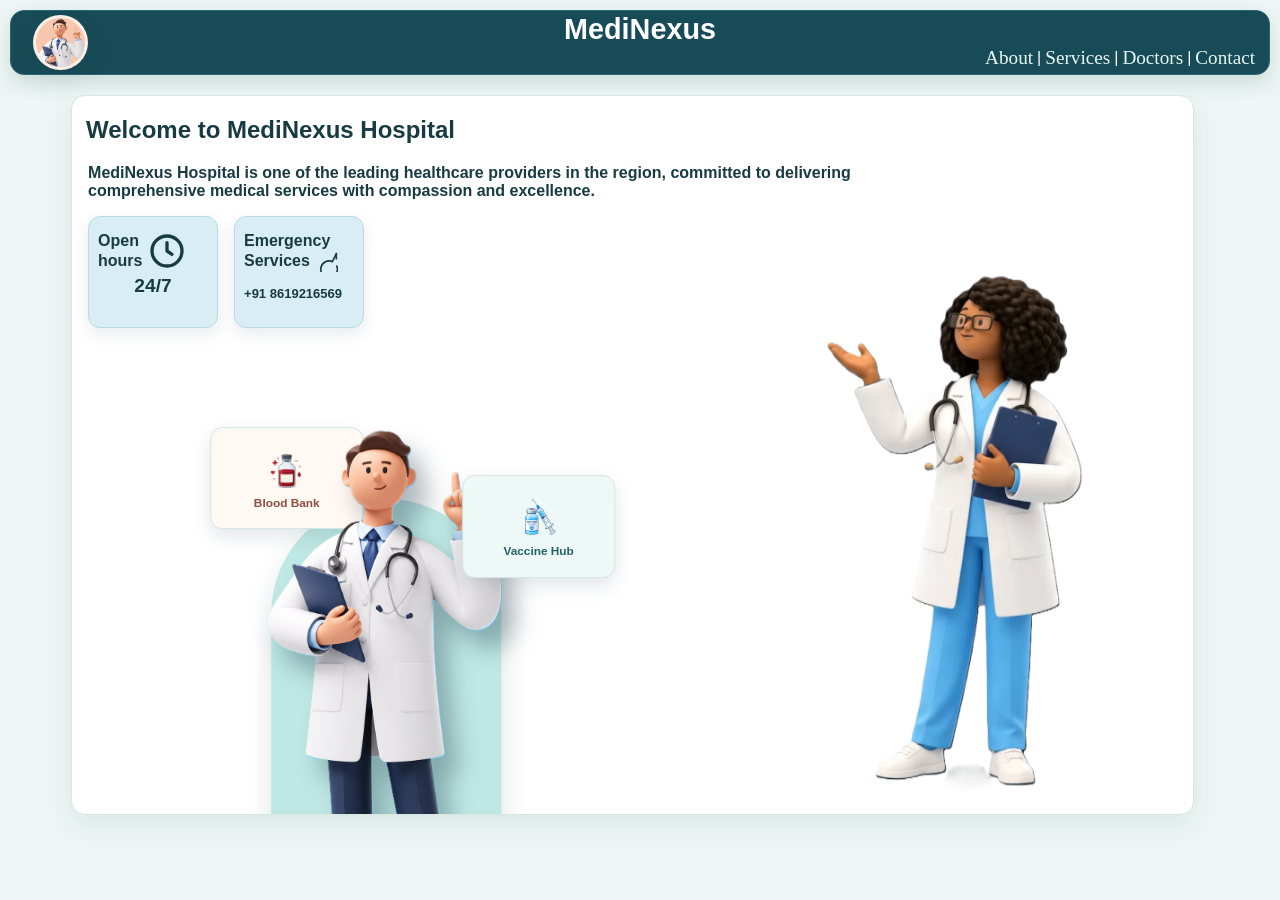
<file: index.html>
<!DOCTYPE html>
<html lang="en">

<head>
    <meta charset="UTF-8">
    <meta name="viewport" content="width=device-width, initial-scale=1.0">
    <title>MediNexus Hospital &amp; LifeCare</title>
    <link rel="stylesheet" href="css/style.css?v=3">
    <link rel="stylesheet" href="css/home.css?v=3">
</head>

<body>
    <div class="main">
        <header class="pannel clay-card">
            <div class="logo clay-card">
                <img src="assets/img/doc_half.png" alt="doc" style="display: block; width: 100%; height: auto;">
            </div>
            <section class="bank_name">
                <p>MediNexus</p>
            </section>
            <button class="nav-toggle-btn" id="navToggleBtn" aria-label="Toggle navigation menu" aria-expanded="false" type="button">
                <svg viewBox="0 0 24 24" fill="currentColor">
                    <circle cx="12" cy="5" r="2.2"></circle>
                    <circle cx="12" cy="12" r="2.2"></circle>
                    <circle cx="12" cy="19" r="2.2"></circle>
                </svg>
            </button>
            <section class="dashbord dashboard" id="navMenu">
                <a href="#welcome">About</a> | 
                <a href="#services">Services</a> | 
                <a href="#doctors">Doctors</a> | 
                <a href="#contact">Contact</a>
            </section>
        </header>

        <div class="scroll-stage" id="scrollStage">
            <div class="container clay-card" id="heroPin">
                <section class="content_div about-section" id="welcome">
                    <h1 style="margin-left: 6px;">Welcome to MediNexus Hospital</h1>
                    <div class="about content_div">
                        <p><b>MediNexus Hospital is one of the leading healthcare providers in the region, committed to delivering comprehensive medical services with compassion and excellence.</b></p>
                        <div class="connected-containers" style="display: flex; align-items: stretch; gap: 1rem; margin-bottom: 28px;">
                            <div class="connected-container">
                                <div style="display: flex; align-items: center; justify-content: flex-start; gap: 0.25rem;">
                                    <h4 style="line-height: 20px; margin: 0;">Open <br> hours</h4>
                                    <svg xmlns="http://www.w3.org/2000/svg" width="40" height="40" viewBox="0 0 24 24" fill="none" stroke="currentColor" stroke-width="2" stroke-linecap="round" stroke-linejoin="round" aria-hidden="true" style="display: block; width: 40px; height: 40px; min-width: 40px; flex: 0 0 40px; margin: 0;">
                                        <circle cx="12" cy="12" r="9"></circle>
                                        <polyline points="12 7 12 12 15 14"></polyline>
                                    </svg>
                                </div>
                                <p style="text-align: center; font-size: larger; font-weight: 700; margin: 6px 0 0 0;">24/7</p>
                            </div>
                            <div class="connected-container">
                                <div style="display: flex; align-items: center; justify-content: flex-start; gap: 0.25rem;">
                                    <h4 style="line-height: 20px; margin: 0;">Emergency<br>Services 
                                        <svg xmlns="http://www.w3.org/2000/svg" width="20" height="20" viewBox="0 0 24 24" fill="none" stroke="currentColor" stroke-width="2" stroke-linecap="round" stroke-linejoin="round" aria-hidden="true" style="display: inline-block; width: 20px; height: 20px; margin-left: 0.25rem; vertical-align: middle;">
                                            <path d="M22.54 16.88a10 10 0 1 1-5.32-5.32L22 2"></path>
                                            <polyline points="22 2 22 8 16"></polyline>
                                        </svg>
                                    </h4>
                                </div>
                                <p style="font-size: small; font-weight: 700;">+91 8619216569</p>
                            </div>
                        </div>
                    </div>
                </section>

                <section style="margin: 80px 8px 30px 8px; padding-top: 20px;" class="content_div doctor-showcase services-section">
                    <div class="chat-bubble chat-bubble--left chat-bubble--upper chat-bubble--behind" aria-hidden="true" style="display: flex; flex-direction: column; align-items: center; justify-content: center; gap: 4px; text-align: center; padding: 6px;">
                        <img src="assets/img/moduleimages/bloodbank.png" alt="Blood Bank" style="height: 52%; width: auto; max-width: 100%; object-fit: contain;">
                        <strong style="font-size: 0.74rem; font-weight: 900; line-height: 1.1;">Blood Bank</strong>
                    </div>
                    <div class="chat-bubble chat-bubble--left chat-bubble--lower chat-bubble--inverted" aria-hidden="true" style="display: flex; flex-direction: column; align-items: center; justify-content: center; gap: 4px; text-align: center; padding: 6px;">
                        <img src="assets/img/moduleimages/organ.png" alt="Organ Donation" style="height: 52%; width: auto; max-width: 100%; object-fit: contain;">
                        <strong style="font-size: 0.74rem; font-weight: 900; line-height: 1.1;">Organ Donation</strong>
                    </div>
                    <div class="chat-bubble chat-bubble--right chat-bubble--upper chat-bubble--inverted" aria-hidden="true" style="display: flex; flex-direction: column; align-items: center; justify-content: center; gap: 4px; text-align: center; padding: 6px;">
                        <img src="assets/img/moduleimages/vaccineimage.png" alt="Vaccine Hub" style="height: 52%; width: auto; max-width: 100%; object-fit: contain;">
                        <strong style="font-size: 0.74rem; font-weight: 900; line-height: 1.1;">Vaccine Hub</strong>
                    </div>
                    <div class="chat-bubble chat-bubble--right chat-bubble--lower chat-bubble--behind" aria-hidden="true" style="display: flex; flex-direction: column; align-items: center; justify-content: center; gap: 4px; text-align: center; padding: 6px;">
                        <img src="assets/img/moduleimages/transport.png" alt="Transport" style="height: 52%; width: auto; max-width: 100%; object-fit: contain;">
                        <strong style="font-size: 0.74rem; font-weight: 900; line-height: 1.1;">Transport</strong>
                    </div>
                    <div class="services" id="services">
                        <div class="pill">
                            <img src="assets/img/doc_full.png" alt="Male doctor" class="doc_male" id="maleDoctor">
                        </div>
                    </div>
                </section>

                <section class="content_div doctors-section">
                    <div class="doctors" id="doctors">
                        <h2 class="doctors-title">Our doctors</h2>
                        <div class="doctor_card">
                            <div class="doctor-image-frame">
                                <img src="assets/img/docs/sample_doc01.png" alt="Dr. James Carter" class="doc_img">
                            </div>
                            <div class="doctor-info">
                                <h3>Dr. James Carter</h3>
                                <p>Cardiology</p>
                                <span>Available today</span>
                            </div>
                        </div>
                        <div class="doctor_card">
                            <div class="doctor-image-frame">
                                <img src="assets/img/docs/sample_doc02.png" alt="Dr. Maya Rao" class="doc_img">
                            </div>
                            <div class="doctor-info">
                                <h3>Dr. Maya Rao</h3>
                                <p>Internal medicine</p>
                                <span>Available tomorrow</span>
                            </div>
                        </div>
                        <div class="doctor_card">
                            <div class="doctor-image-frame">
                                <img src="assets/img/docs/sample_doc_03.png" alt="Dr. Arjun Mehta" class="doc_img">
                            </div>
                            <div class="doctor-info">
                                <h3>Dr. Arjun Mehta</h3>
                                <p>General medicine</p>
                                <span>Available today</span>
                            </div>
                        </div>
                        <div class="doctor_card">
                            <div class="doctor-image-frame">
                                <img src="assets/img/docs/sample_doc_04.png" alt="Dr. Elena Brooks" class="doc_img">
                            </div>
                            <div class="doctor-info">
                                <h3>Dr. Elena Brooks</h3>
                                <p>Family medicine</p>
                                <span>Available Friday</span>
                            </div>
                        </div>
                    </div>
                </section>

                <canvas id="docCanvas" class="doc-canvas" role="img" aria-label="Animated illustration of a doctor, playing as you scroll"></canvas>
            </div>

            <!-- Separate Last Container / Footer -->
            <div class="last-container" id="about-medinexus">
                <div class="footer-columns">
                    <div class="footer-col" id="about">
                        <p class="footer-col-title">MediNexus</p>
                        <a href="#welcome" class="footer-col-link">About</a>
                        <a href="#" class="footer-col-link">Blog</a>
                        <a href="#" class="footer-col-link">Careers</a>
                        <a href="#" class="footer-col-link">Press</a>
                    </div>
                    <div class="footer-col">
                        <p class="footer-col-title">For Patients</p>
                        <a href="#doctors" class="footer-col-link">Search for Doctors</a>
                        <a href="#" class="footer-col-link">Search for Clinics</a>
                        <a href="#" class="footer-col-link">Search for Hospitals</a>
                        <a href="#" class="footer-col-link">Read about Medicines</a>
                        <a href="#" class="footer-col-link">Health App</a>
                        <a href="#" class="footer-col-link">MediNexus Plus</a>
                    </div>
                    <div class="footer-col">
                        <p class="footer-col-title">For Doctors</p>
                        <a href="#" class="footer-col-link">MediNexus Consult</a>
                        <a href="#" class="footer-col-link">Health Feed</a>
                        <a href="#" class="footer-col-link">Doctor Profile</a>
                    </div>
                    <div class="footer-col">
                        <p class="footer-col-title">For Hospitals</p>
                        <a href="#" class="footer-col-link">Insta by MediNexus</a>
                        <a href="#" class="footer-col-link">Hospital Profile</a>
                        <a href="#" class="footer-col-link">MediNexus Reach</a>
                        <a href="#" class="footer-col-link">MediNexus Drive</a>
                        <p class="footer-col-title footer-col-title--sub">For Corporates</p>
                        <a href="#" class="footer-col-link">Wellness Plans</a>
                    </div>
                    <div class="footer-col">
                        <p class="footer-col-title">More</p>
                        <a href="#" class="footer-col-link">Help</a>
                        <a href="#" class="footer-col-link">Developers</a>
                        <a href="#" class="footer-col-link">Privacy Policy</a>
                        <a href="#" class="footer-col-link">Terms &amp; Conditions</a>
                        <a href="#" class="footer-col-link">Healthcare Directory</a>
                        <a href="#" class="footer-col-link">MediNexus Health Wiki</a>
                    </div>
                    <div class="footer-col footer-col--contact" id="contact">
                        <p class="footer-col-title">Contact</p>
                        <div class="footer-contact-item">
                            <span class="footer-contact-label">&#128222; Phone</span>
                            <a href="tel:+918619216569" class="footer-col-link">+91 8619216569</a>
                        </div>
                        <div class="footer-contact-item">
                            <span class="footer-contact-label">&#9993; Email</span>
                            <a href="mailto:help@medinexus.org" class="footer-col-link">help@medinexus.org</a>
                        </div>
                        <div class="footer-contact-item">
                            <span class="footer-contact-label">&#128205; Address</span>
                            <span class="footer-col-link footer-address">Main Emergency Block,<br>MediNexus Life Care,<br>Jaipur, Rajasthan</span>
                        </div>
                    </div>
                    <div class="footer-col">
                        <p class="footer-col-title">Social</p>
                        <a href="#" class="footer-col-link">Facebook</a>
                        <a href="#" class="footer-col-link">Twitter</a>
                        <a href="#" class="footer-col-link">LinkedIn</a>
                        <a href="#" class="footer-col-link">Youtube</a>
                        <a href="#" class="footer-col-link">Github</a>
                    </div>
                </div>

                <div class="footer-bottom">
                    <div class="footer-logo">
                        <span class="footer-logo-dot">&#8226;</span>
                        <span class="footer-logo-name">medinexus</span>
                        <span class="footer-logo-dot">&#8226;</span>
                    </div>
                    <p class="footer-copy">Copyright &copy; 2025, MediNexus Life Care. All rights reserved.</p>
                </div>
            </div>
        </div>
    </div>
    <script src="js/home.js?v=3" defer></script>
</body>

</html>
</file>
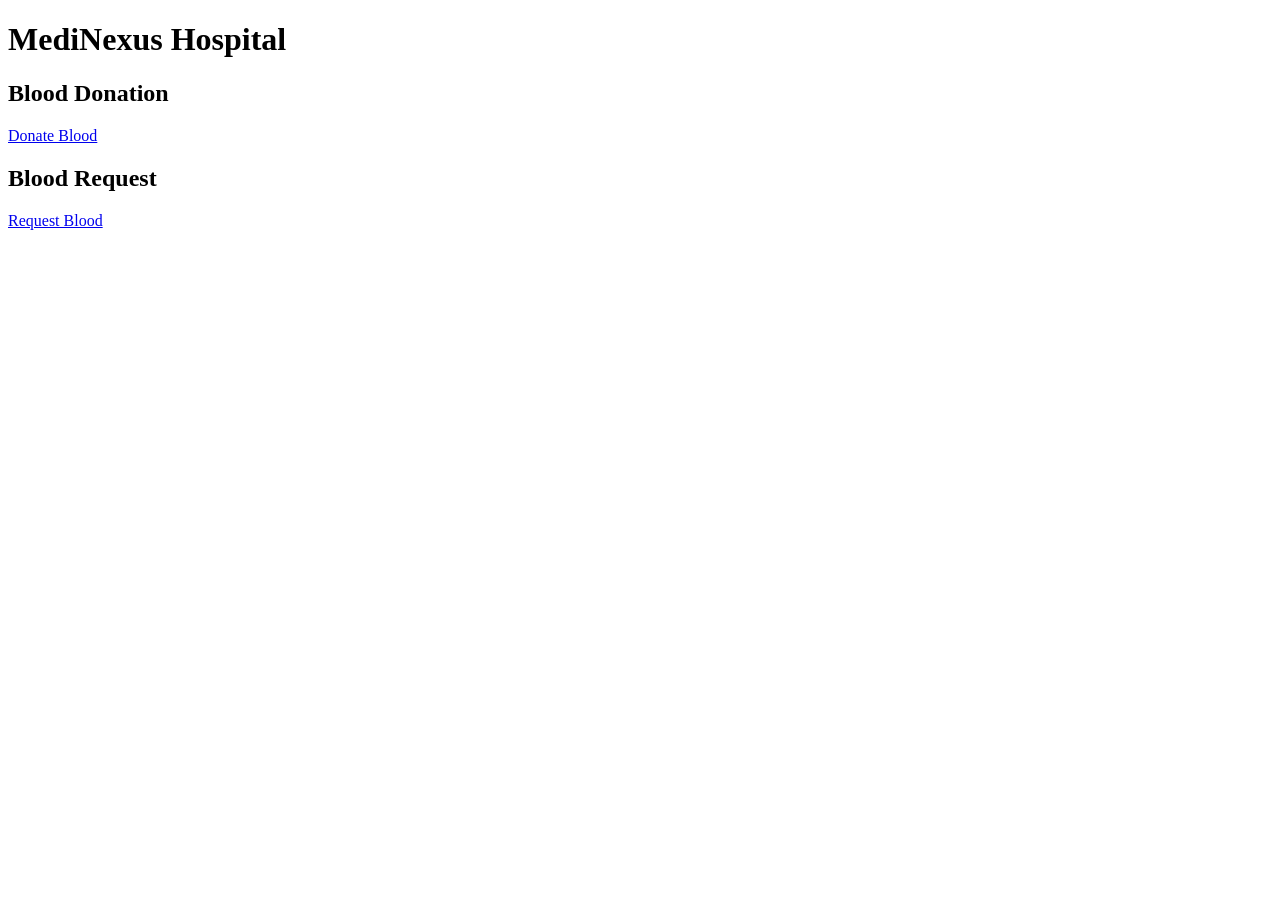
<file: html/blood_bank.html>
<!DOCTYPE html>
<html lang="en">

<head>
    <meta charset="UTF-8">
    <meta name="viewport" content="width=device-width, initial-scale=1.0">
    <title>Blood Bank - MediNexus Hospital</title>
</head>

<body>

    <h1>MediNexus Hospital</h1>
    <div>
        <div>
            <h2>Blood Donation</h2>
            <a href="blood_donation.html">Donate Blood</a>
        </div>

        <div>
            <h2>Blood Request</h2>
            <a href="blood_request.html">Request Blood</a>
        </div>
    </div>

</body>

</html>
</file>
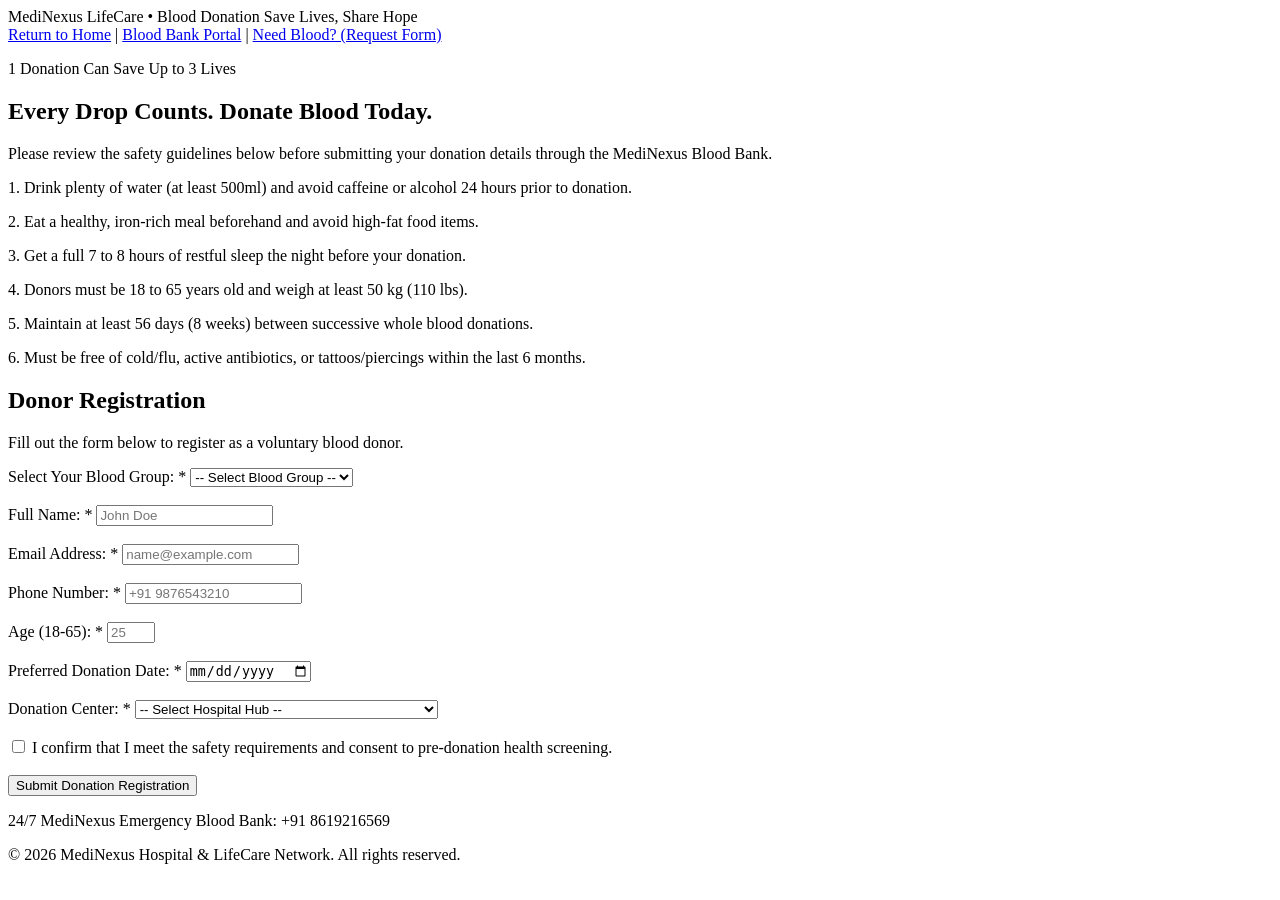
<file: html/blood_donation.html>
<!DOCTYPE html>
<html lang="en">

<head>
    <meta charset="UTF-8">
    <meta name="viewport" content="width=device-width, initial-scale=1.0">
    <title>Blood Donation - MediNexus LifeCare</title>
</head>

<body>

    <!-- Header Navigation -->
    <header>
        <div>
            <div>
                <span>MediNexus LifeCare &bull; Blood Donation</span>
                <span>Save Lives, Share Hope</span>
            </div>
            <nav>
                <a href="../index.html">Return to Home</a> |
                <a href="blood_bank.html">Blood Bank Portal</a> |
                <a href="blood_request.html">Need Blood? (Request Form)</a>
            </nav>
        </div>
    </header>

    <!-- Main Content -->
    <main>
        <!-- Hero Section -->
        <section>
            <div>
                <p>1 Donation Can Save Up to 3 Lives</p>
                <h1>Every Drop Counts. Donate Blood Today.</h1>
                <p>
                    Please review the safety guidelines below before submitting your donation details through the MediNexus Blood Bank.
                </p>
            </div>
        </section>

        <!-- Precautions in a single div without specific heading (one per line) -->
        <div>
            <p>1. Drink plenty of water (at least 500ml) and avoid caffeine or alcohol 24 hours prior to donation.</p>
            <p>2. Eat a healthy, iron-rich meal beforehand and avoid high-fat food items.</p>
            <p>3. Get a full 7 to 8 hours of restful sleep the night before your donation.</p>
            <p>4. Donors must be 18 to 65 years old and weigh at least 50 kg (110 lbs).</p>
            <p>5. Maintain at least 56 days (8 weeks) between successive whole blood donations.</p>
            <p>6. Must be free of cold/flu, active antibiotics, or tattoos/piercings within the last 6 months.</p>
        </div>

        <!-- Donor Registration Form Section -->
        <section id="form-section">
            <div>
                <h2>Donor Registration</h2>
                <p>Fill out the form below to register as a voluntary blood donor.</p>

                <form action="#" method="POST">
                    <!-- Blood Group Selection -->
                    <div>
                        <label for="donor-blood-type">Select Your Blood Group: *</label>
                        <select id="donor-blood-type" name="blood_group" required>
                            <option value="" disabled selected>-- Select Blood Group --</option>
                            <option value="A+">A+</option>
                            <option value="A-">A-</option>
                            <option value="B+">B+</option>
                            <option value="B-">B-</option>
                            <option value="AB+">AB+</option>
                            <option value="AB-">AB-</option>
                            <option value="O+">O+</option>
                            <option value="O-">O-</option>
                        </select>
                    </div>

                    <br>

                    <!-- Personal Details -->
                    <div>
                        <label for="donor-name">Full Name: *</label>
                        <input type="text" id="donor-name" name="full_name" required placeholder="John Doe">
                    </div>

                    <br>

                    <div>
                        <label for="donor-email">Email Address: *</label>
                        <input type="email" id="donor-email" name="email" required placeholder="name@example.com">
                    </div>

                    <br>

                    <div>
                        <label for="donor-phone">Phone Number: *</label>
                        <input type="tel" id="donor-phone" name="phone" required placeholder="+91 9876543210">
                    </div>

                    <br>

                    <div>
                        <label for="donor-age">Age (18-65): *</label>
                        <input type="number" id="donor-age" name="age" min="18" max="65" required placeholder="25">
                    </div>

                    <br>

                    <div>
                        <label for="donor-date">Preferred Donation Date: *</label>
                        <input type="date" id="donor-date" name="preferred_date" required>
                    </div>

                    <br>

                    <div>
                        <label for="donor-center">Donation Center: *</label>
                        <select id="donor-center" name="center" required>
                            <option value="" disabled selected>-- Select Hospital Hub --</option>
                            <option value="medinexus-central">MediNexus Central Blood Bank (Main Campus)</option>
                            <option value="medinexus-north">MediNexus North Trauma &amp; Surgical Center</option>
                            <option value="medinexus-east">MediNexus East Community Health Hub</option>
                        </select>
                    </div>

                    <br>

                    <div>
                        <label>
                            <input type="checkbox" id="donor-consent" name="consent" required>
                            I confirm that I meet the safety requirements and consent to pre-donation health screening.
                        </label>
                    </div>

                    <br>

                    <div>
                        <button type="submit">Submit Donation Registration</button>
                    </div>
                </form>
            </div>
        </section>
    </main>

    <!-- Page Footer -->
    <footer>
        <p>24/7 MediNexus Emergency Blood Bank: +91 8619216569</p>
        <p>&copy; 2026 MediNexus Hospital &amp; LifeCare Network. All rights reserved.</p>
    </footer>

</body>

</html>
</file>
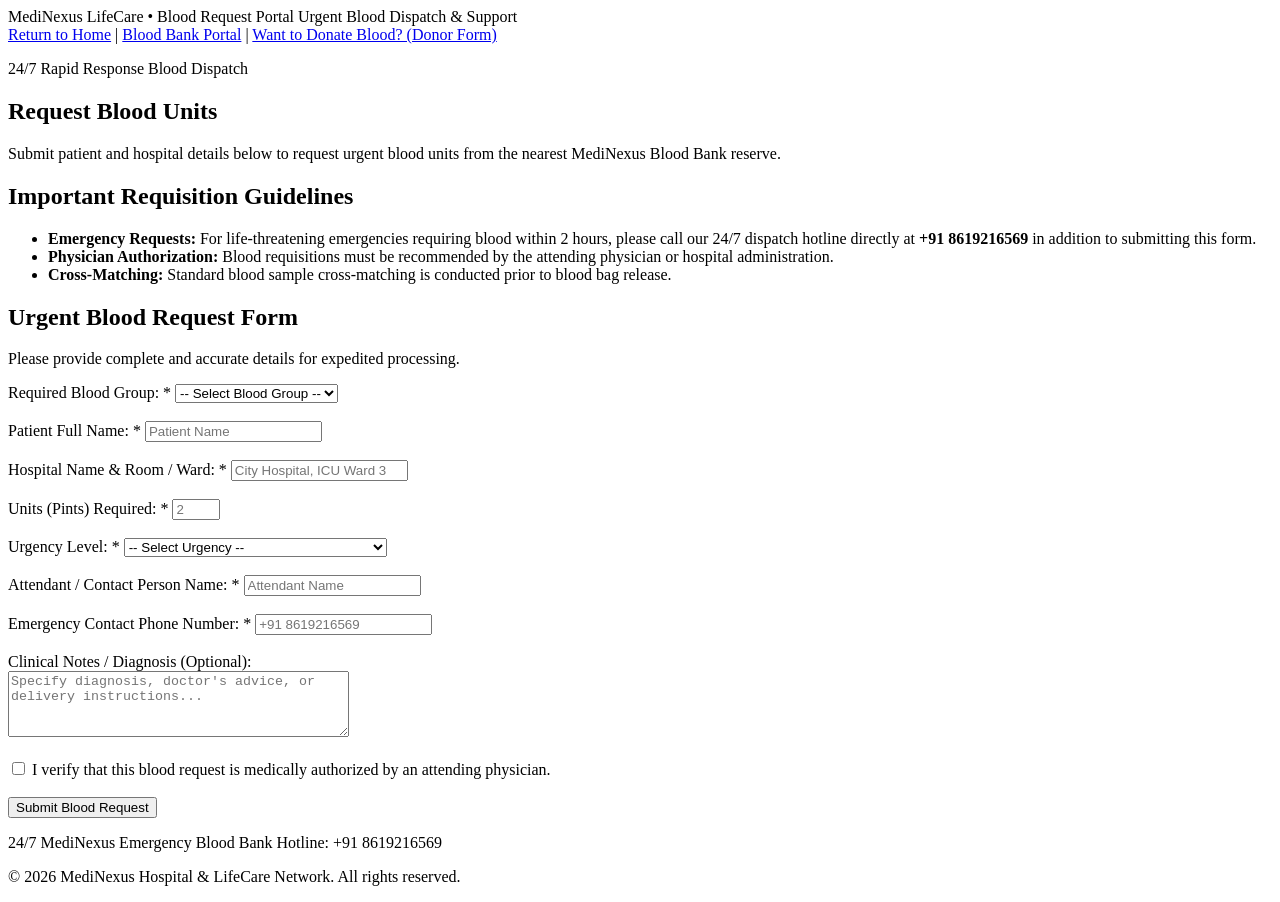
<file: html/blood_request.html>
<!DOCTYPE html>
<html lang="en">

<head>
    <meta charset="UTF-8">
    <meta name="viewport" content="width=device-width, initial-scale=1.0">
    <title>Blood Request - MediNexus LifeCare</title>
</head>

<body>

    <!-- Header Navigation -->
    <header>
        <div>
            <div>
                <span>MediNexus LifeCare &bull; Blood Request Portal</span>
                <span>Urgent Blood Dispatch &amp; Support</span>
            </div>
            <nav>
                <a href="../index.html">Return to Home</a> |
                <a href="blood_bank.html">Blood Bank Portal</a> |
                <a href="blood_donation.html">Want to Donate Blood? (Donor Form)</a>
            </nav>
        </div>
    </header>

    <!-- Main Content -->
    <main>
        <!-- Hero Section -->
        <section>
            <div>
                <p>24/7 Rapid Response Blood Dispatch</p>
                <h1>Request Blood Units</h1>
                <p>
                    Submit patient and hospital details below to request urgent blood units from the nearest MediNexus
                    Blood Bank reserve.
                </p>
            </div>
        </section>

        <!-- Important Notice Section -->
        <section>
            <div>
                <h2>Important Requisition Guidelines</h2>
                <ul>
                    <li><strong>Emergency Requests:</strong> For life-threatening emergencies requiring blood within 2
                        hours, please call our 24/7 dispatch hotline directly at <strong>+91 8619216569</strong> in
                        addition to submitting this form.</li>
                    <li><strong>Physician Authorization:</strong> Blood requisitions must be recommended by the
                        attending physician or hospital administration.</li>
                    <li><strong>Cross-Matching:</strong> Standard blood sample cross-matching is conducted prior to
                        blood bag release.</li>
                </ul>
            </div>
        </section>

        <!-- Blood Request Form Section -->
        <section id="form-section">
            <div>
                <h2>Urgent Blood Request Form</h2>
                <p>Please provide complete and accurate details for expedited processing.</p>

                <form action="#" method="POST">
                    <!-- Blood Group Selection -->
                    <div>
                        <label for="request-blood-type">Required Blood Group: *</label>
                        <select id="request-blood-type" name="blood_group" required>
                            <option value="" disabled selected>-- Select Blood Group --</option>
                            <option value="A+">A+</option>
                            <option value="A-">A-</option>
                            <option value="B+">B+</option>
                            <option value="B-">B-</option>
                            <option value="AB+">AB+</option>
                            <option value="AB-">AB-</option>
                            <option value="O+">O+</option>
                            <option value="O-">O-</option>
                        </select>
                    </div>

                    <br>

                    <!-- Patient and Hospital Details -->
                    <div>
                        <label for="patient-name">Patient Full Name: *</label>
                        <input type="text" id="patient-name" name="patient_name" required placeholder="Patient Name">
                    </div>

                    <br>

                    <div>
                        <label for="hospital-name">Hospital Name &amp; Room / Ward: *</label>
                        <input type="text" id="hospital-name" name="hospital_name" required
                            placeholder="City Hospital, ICU Ward 3">
                    </div>

                    <br>

                    <div>
                        <label for="units-needed">Units (Pints) Required: *</label>
                        <input type="number" id="units-needed" name="units_needed" min="1" max="10" required
                            placeholder="2">
                    </div>

                    <br>

                    <div>
                        <label for="urgency-level">Urgency Level: *</label>
                        <select id="urgency-level" name="urgency" required>
                            <option value="" disabled selected>-- Select Urgency --</option>
                            <option value="immediate">Immediate / Emergency (Within 2 Hours)</option>
                            <option value="critical">Critical (Within 24 Hours)</option>
                            <option value="routine">Routine / Planned Surgery</option>
                        </select>
                    </div>

                    <br>

                    <!-- Attendant Details -->
                    <div>
                        <label for="contact-name">Attendant / Contact Person Name: *</label>
                        <input type="text" id="contact-name" name="contact_name" required placeholder="Attendant Name">
                    </div>

                    <br>

                    <div>
                        <label for="contact-phone">Emergency Contact Phone Number: *</label>
                        <input type="tel" id="contact-phone" name="contact_phone" required placeholder="+91 8619216569">
                    </div>

                    <br>

                    <div>
                        <label for="request-notes">Clinical Notes / Diagnosis (Optional):</label><br>
                        <textarea id="request-notes" name="notes" rows="4" cols="40"
                            placeholder="Specify diagnosis, doctor's advice, or delivery instructions..."></textarea>
                    </div>

                    <br>

                    <div>
                        <label>
                            <input type="checkbox" id="request-verify" name="verification" required>
                            I verify that this blood request is medically authorized by an attending physician.
                        </label>
                    </div>

                    <br>

                    <div>
                        <button type="submit">Submit Blood Request</button>
                    </div>
                </form>
            </div>
        </section>
    </main>

    <!-- Page Footer -->
    <footer>
        <p>24/7 MediNexus Emergency Blood Bank Hotline: +91 8619216569</p>
        <p>&copy; 2026 MediNexus Hospital &amp; LifeCare Network. All rights reserved.</p>
    </footer>

</body>

</html>
</file>
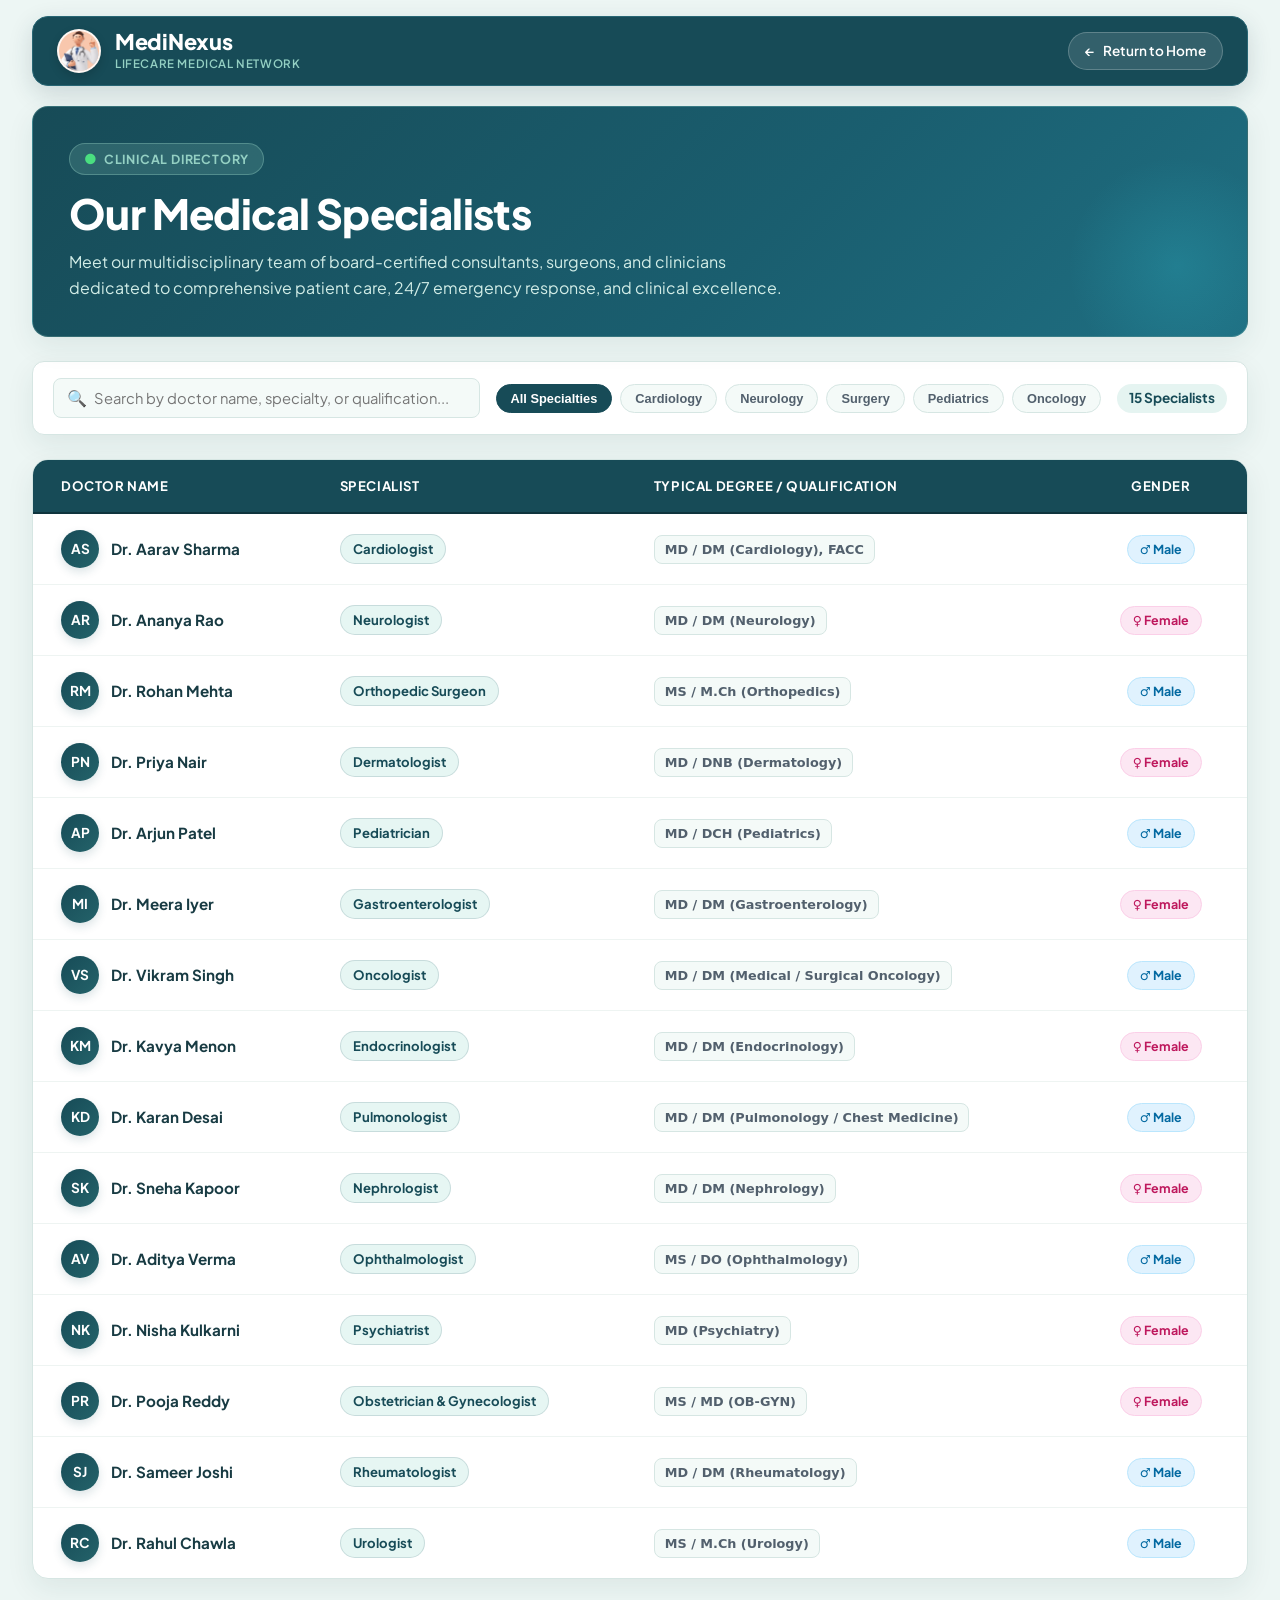
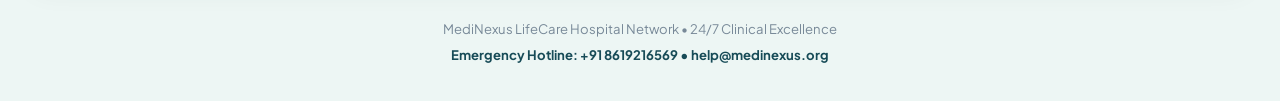
<file: html/doctors.html>
<!DOCTYPE html>
<html lang="en">
<head>
    <meta charset="UTF-8">
    <meta name="viewport" content="width=device-width, initial-scale=1.0">
    <title>Our Doctors &amp; Specialists - MediNexus LifeCare</title>
    <!-- Google Fonts -->
    <link rel="preconnect" href="https://fonts.googleapis.com">
    <link rel="preconnect" href="https://fonts.gstatic.com" crossorigin>
    <link href="https://fonts.googleapis.com/css2?family=Plus+Jakarta+Sans:wght@400;500;600;700;800&family=Outfit:wght@400;500;600;700&display=swap" rel="stylesheet">
    <link rel="stylesheet" href="../css/doctors.css">
</head>
<body>

    <!-- Top Brand Bar -->
    <header class="top-nav">
        <div class="brand-wrapper">
            <div class="brand-logo-frame">
                <img src="../assets/img/doc_half.png" alt="MediNexus Doctor Avatar">
            </div>
            <div class="brand-text-block">
                <span class="brand-title">MediNexus</span>
                <span class="brand-subtitle">LifeCare Medical Network</span>
            </div>
        </div>
        <a href="../index.html" class="nav-back-link">
            <span>&larr;</span> Return to Home
        </a>
    </header>

    <main class="page-wrapper">
        <!-- Hero Header -->
        <div class="doctors-header">
            <div class="header-badge">Clinical Directory</div>
            <h1>Our Medical Specialists</h1>
            <p class="header-description">
                Meet our multidisciplinary team of board-certified consultants, surgeons, and clinicians dedicated to comprehensive patient care, 24/7 emergency response, and clinical excellence.
            </p>
        </div>

        <!-- Directory Filter & Search Toolbar -->
        <div class="directory-toolbar">
            <div class="search-container">
                <span class="search-icon">&#128269;</span>
                <input type="text" id="doctorSearch" class="search-input" placeholder="Search by doctor name, specialty, or qualification..." autocomplete="off">
            </div>
            <div class="filter-pills" id="filterPills">
                <button type="button" class="filter-btn active" data-filter="all">All Specialties</button>
                <button type="button" class="filter-btn" data-filter="cardiology">Cardiology</button>
                <button type="button" class="filter-btn" data-filter="neurology">Neurology</button>
                <button type="button" class="filter-btn" data-filter="surgery">Surgery</button>
                <button type="button" class="filter-btn" data-filter="pediatrics">Pediatrics</button>
                <button type="button" class="filter-btn" data-filter="oncology">Oncology</button>
            </div>
            <div class="doctors-count" id="doctorsCount">15 Specialists</div>
        </div>

        <!-- Doctors Table Section -->
        <div class="doctors-info">
            <div class="table-responsive">
                <table id="doctorsTable">
                    <thead>
                        <tr>
                            <th scope="col">Doctor Name</th>
                            <th scope="col">Specialist</th>
                            <th scope="col">Typical Degree / Qualification</th>
                            <th scope="col">Gender</th>
                        </tr>
                    </thead>
                    <tbody>
                        <tr>
                            <td>
                                <div class="doctor-name-cell">
                                    <div class="doctor-avatar-badge">AS</div>
                                    <span class="doctor-name-text">Dr. Aarav Sharma</span>
                                </div>
                            </td>
                            <td><span class="specialty-badge">Cardiologist</span></td>
                            <td><span class="degree-badge">MD / DM (Cardiology), FACC</span></td>
                            <td><span class="gender-badge male">&#9794; Male</span></td>
                        </tr>
                        <tr>
                            <td>
                                <div class="doctor-name-cell">
                                    <div class="doctor-avatar-badge">AR</div>
                                    <span class="doctor-name-text">Dr. Ananya Rao</span>
                                </div>
                            </td>
                            <td><span class="specialty-badge">Neurologist</span></td>
                            <td><span class="degree-badge">MD / DM (Neurology)</span></td>
                            <td><span class="gender-badge female">&#9792; Female</span></td>
                        </tr>
                        <tr>
                            <td>
                                <div class="doctor-name-cell">
                                    <div class="doctor-avatar-badge">RM</div>
                                    <span class="doctor-name-text">Dr. Rohan Mehta</span>
                                </div>
                            </td>
                            <td><span class="specialty-badge">Orthopedic Surgeon</span></td>
                            <td><span class="degree-badge">MS / M.Ch (Orthopedics)</span></td>
                            <td><span class="gender-badge male">&#9794; Male</span></td>
                        </tr>
                        <tr>
                            <td>
                                <div class="doctor-name-cell">
                                    <div class="doctor-avatar-badge">PN</div>
                                    <span class="doctor-name-text">Dr. Priya Nair</span>
                                </div>
                            </td>
                            <td><span class="specialty-badge">Dermatologist</span></td>
                            <td><span class="degree-badge">MD / DNB (Dermatology)</span></td>
                            <td><span class="gender-badge female">&#9792; Female</span></td>
                        </tr>
                        <tr>
                            <td>
                                <div class="doctor-name-cell">
                                    <div class="doctor-avatar-badge">AP</div>
                                    <span class="doctor-name-text">Dr. Arjun Patel</span>
                                </div>
                            </td>
                            <td><span class="specialty-badge">Pediatrician</span></td>
                            <td><span class="degree-badge">MD / DCH (Pediatrics)</span></td>
                            <td><span class="gender-badge male">&#9794; Male</span></td>
                        </tr>
                        <tr>
                            <td>
                                <div class="doctor-name-cell">
                                    <div class="doctor-avatar-badge">MI</div>
                                    <span class="doctor-name-text">Dr. Meera Iyer</span>
                                </div>
                            </td>
                            <td><span class="specialty-badge">Gastroenterologist</span></td>
                            <td><span class="degree-badge">MD / DM (Gastroenterology)</span></td>
                            <td><span class="gender-badge female">&#9792; Female</span></td>
                        </tr>
                        <tr>
                            <td>
                                <div class="doctor-name-cell">
                                    <div class="doctor-avatar-badge">VS</div>
                                    <span class="doctor-name-text">Dr. Vikram Singh</span>
                                </div>
                            </td>
                            <td><span class="specialty-badge">Oncologist</span></td>
                            <td><span class="degree-badge">MD / DM (Medical / Surgical Oncology)</span></td>
                            <td><span class="gender-badge male">&#9794; Male</span></td>
                        </tr>
                        <tr>
                            <td>
                                <div class="doctor-name-cell">
                                    <div class="doctor-avatar-badge">KM</div>
                                    <span class="doctor-name-text">Dr. Kavya Menon</span>
                                </div>
                            </td>
                            <td><span class="specialty-badge">Endocrinologist</span></td>
                            <td><span class="degree-badge">MD / DM (Endocrinology)</span></td>
                            <td><span class="gender-badge female">&#9792; Female</span></td>
                        </tr>
                        <tr>
                            <td>
                                <div class="doctor-name-cell">
                                    <div class="doctor-avatar-badge">KD</div>
                                    <span class="doctor-name-text">Dr. Karan Desai</span>
                                </div>
                            </td>
                            <td><span class="specialty-badge">Pulmonologist</span></td>
                            <td><span class="degree-badge">MD / DM (Pulmonology / Chest Medicine)</span></td>
                            <td><span class="gender-badge male">&#9794; Male</span></td>
                        </tr>
                        <tr>
                            <td>
                                <div class="doctor-name-cell">
                                    <div class="doctor-avatar-badge">SK</div>
                                    <span class="doctor-name-text">Dr. Sneha Kapoor</span>
                                </div>
                            </td>
                            <td><span class="specialty-badge">Nephrologist</span></td>
                            <td><span class="degree-badge">MD / DM (Nephrology)</span></td>
                            <td><span class="gender-badge female">&#9792; Female</span></td>
                        </tr>
                        <tr>
                            <td>
                                <div class="doctor-name-cell">
                                    <div class="doctor-avatar-badge">AV</div>
                                    <span class="doctor-name-text">Dr. Aditya Verma</span>
                                </div>
                            </td>
                            <td><span class="specialty-badge">Ophthalmologist</span></td>
                            <td><span class="degree-badge">MS / DO (Ophthalmology)</span></td>
                            <td><span class="gender-badge male">&#9794; Male</span></td>
                        </tr>
                        <tr>
                            <td>
                                <div class="doctor-name-cell">
                                    <div class="doctor-avatar-badge">NK</div>
                                    <span class="doctor-name-text">Dr. Nisha Kulkarni</span>
                                </div>
                            </td>
                            <td><span class="specialty-badge">Psychiatrist</span></td>
                            <td><span class="degree-badge">MD (Psychiatry)</span></td>
                            <td><span class="gender-badge female">&#9792; Female</span></td>
                        </tr>
                        <tr>
                            <td>
                                <div class="doctor-name-cell">
                                    <div class="doctor-avatar-badge">PR</div>
                                    <span class="doctor-name-text">Dr. Pooja Reddy</span>
                                </div>
                            </td>
                            <td><span class="specialty-badge">Obstetrician &amp; Gynecologist</span></td>
                            <td><span class="degree-badge">MS / MD (OB-GYN)</span></td>
                            <td><span class="gender-badge female">&#9792; Female</span></td>
                        </tr>
                        <tr>
                            <td>
                                <div class="doctor-name-cell">
                                    <div class="doctor-avatar-badge">SJ</div>
                                    <span class="doctor-name-text">Dr. Sameer Joshi</span>
                                </div>
                            </td>
                            <td><span class="specialty-badge">Rheumatologist</span></td>
                            <td><span class="degree-badge">MD / DM (Rheumatology)</span></td>
                            <td><span class="gender-badge male">&#9794; Male</span></td>
                        </tr>
                        <tr>
                            <td>
                                <div class="doctor-name-cell">
                                    <div class="doctor-avatar-badge">RC</div>
                                    <span class="doctor-name-text">Dr. Rahul Chawla</span>
                                </div>
                            </td>
                            <td><span class="specialty-badge">Urologist</span></td>
                            <td><span class="degree-badge">MS / M.Ch (Urology)</span></td>
                            <td><span class="gender-badge male">&#9794; Male</span></td>
                        </tr>
                    </tbody>
                </table>
            </div>

            <div class="no-results" id="noResults">
                <h3>No specialists found</h3>
                <p>Try searching with another keyword or resetting the specialty filter.</p>
            </div>
        </div>
    </main>

    <footer class="page-footer">
        <p>MediNexus LifeCare Hospital Network &bull; 24/7 Clinical Excellence</p>
        <p class="footer-hotline">Emergency Hotline: +91 8619216569 &bull; help@medinexus.org</p>
    </footer>

    <!-- Interactive Search & Filter Script -->
    <script>
        (function() {
            var searchInput = document.getElementById('doctorSearch');
            var filterButtons = document.querySelectorAll('.filter-btn');
            var tableRows = document.querySelectorAll('#doctorsTable tbody tr');
            var countBadge = document.getElementById('doctorsCount');
            var noResults = document.getElementById('noResults');

            var currentFilter = 'all';

            function filterRows() {
                var query = searchInput.value.toLowerCase().trim();
                var visibleCount = 0;

                tableRows.forEach(function(row) {
                    var text = row.textContent.toLowerCase();
                    var specialty = (row.querySelector('.specialty-badge') ? row.querySelector('.specialty-badge').textContent : '').toLowerCase();

                    var matchesQuery = !query || text.indexOf(query) !== -1;
                    var matchesFilter = currentFilter === 'all';

                    if (!matchesFilter) {
                        if (currentFilter === 'cardiology' && specialty.indexOf('cardio') !== -1) matchesFilter = true;
                        else if (currentFilter === 'neurology' && specialty.indexOf('neuro') !== -1) matchesFilter = true;
                        else if (currentFilter === 'surgery' && specialty.indexOf('surgeon') !== -1) matchesFilter = true;
                        else if (currentFilter === 'pediatrics' && specialty.indexOf('pediat') !== -1) matchesFilter = true;
                        else if (currentFilter === 'oncology' && specialty.indexOf('oncol') !== -1) matchesFilter = true;
                    }

                    if (matchesQuery && matchesFilter) {
                        row.style.display = '';
                        visibleCount++;
                    } else {
                        row.style.display = 'none';
                    }
                });

                countBadge.textContent = visibleCount + ' Specialist' + (visibleCount === 1 ? '' : 's');
                if (noResults) {
                    noResults.style.display = visibleCount === 0 ? 'block' : 'none';
                }
            }

            if (searchInput) {
                searchInput.addEventListener('input', filterRows);
            }

            filterButtons.forEach(function(btn) {
                btn.addEventListener('click', function() {
                    filterButtons.forEach(function(b) { b.classList.remove('active'); });
                    btn.classList.add('active');
                    currentFilter = btn.getAttribute('data-filter') || 'all';
                    filterRows();
                });
            });
        })();
    </script>
</body>
</html>
</file>
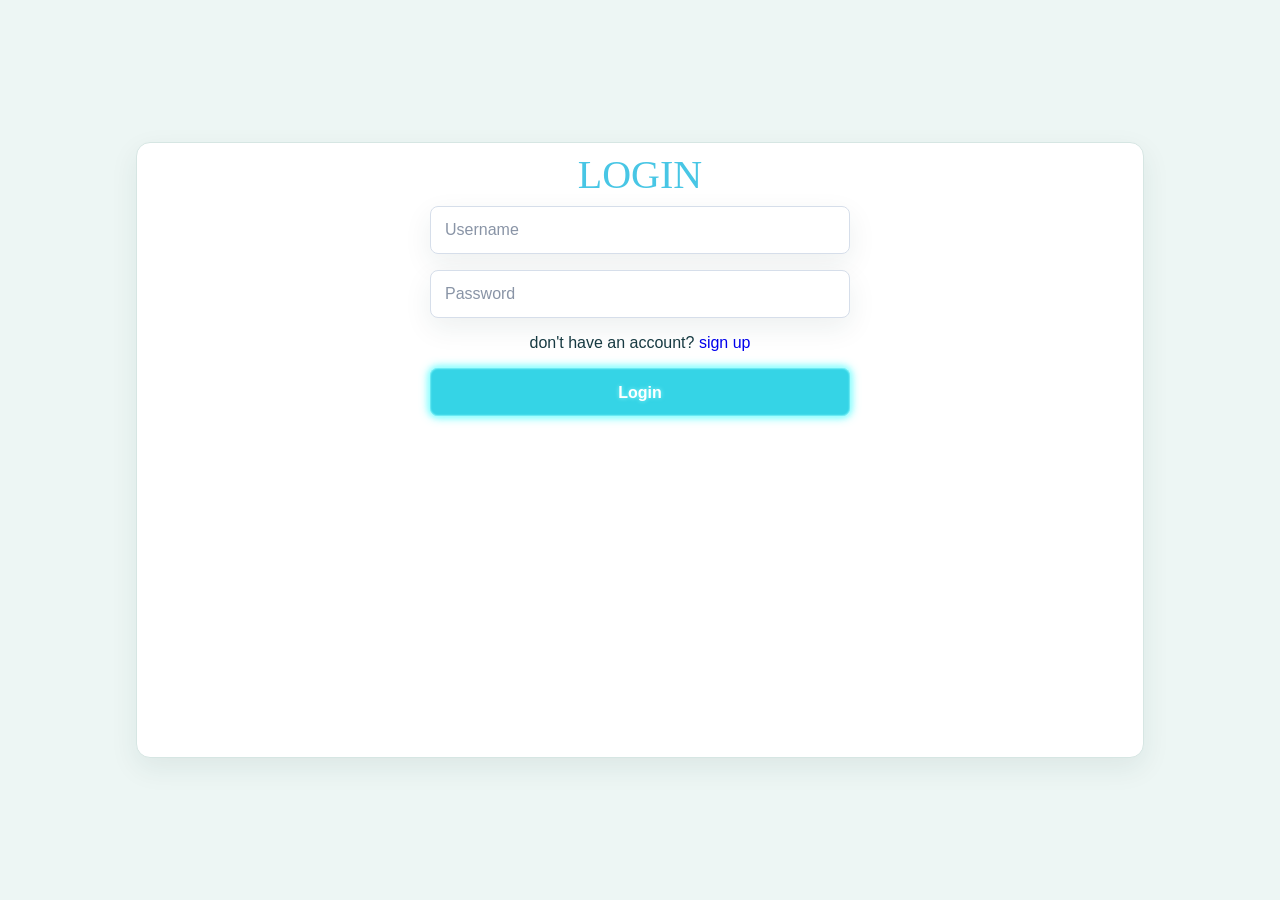
<file: html/login_page.html>
<!DOCTYPE html>
<html lang="en">
<head>
    <meta charset="UTF-8">
    <meta name="viewport" content="width=device-width, initial-scale=1.0">
    <title>login
    </title>
    <link rel="stylesheet" href="../css/style.css">
    <link rel="stylesheet" href="../css/login.css">
</head>
<body>
    <div class="main">
        <div class="container clay-card">
           <div class="login_card">
                <p>LOGIN</p>
           </div> 
           <form id="Form" action="" method="post">
               <center>
                   <input class="clay-card" type="text" name="username" placeholder="Username" required>
                   <input class="clay-card" type="password" name="password" placeholder="Password" required><br>
                    <p>don't have an account? <a href="sign_up.html">sign up</a></p>
                   <button class="button-40" role="button" type="submit">Login</button>
               </center>
           </form>
        </div>
    </div>
</body>
</html>
</file>
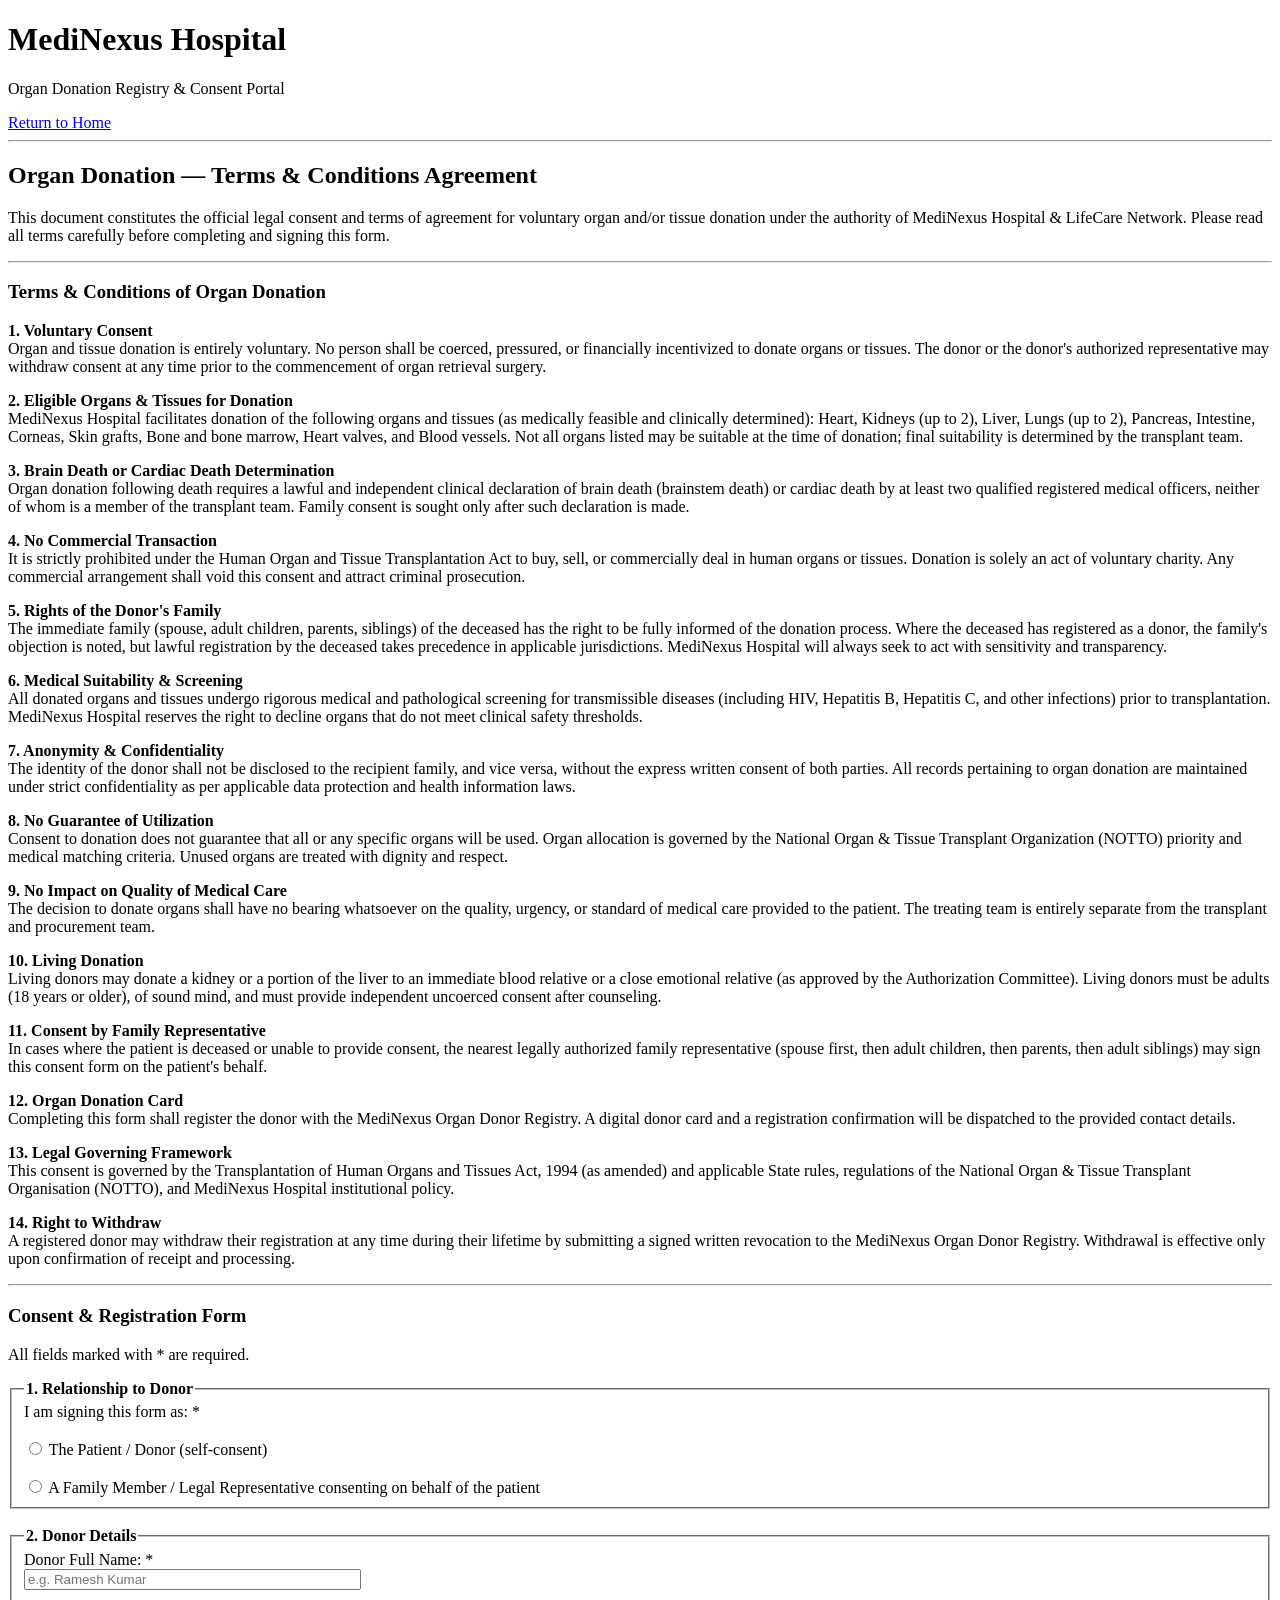
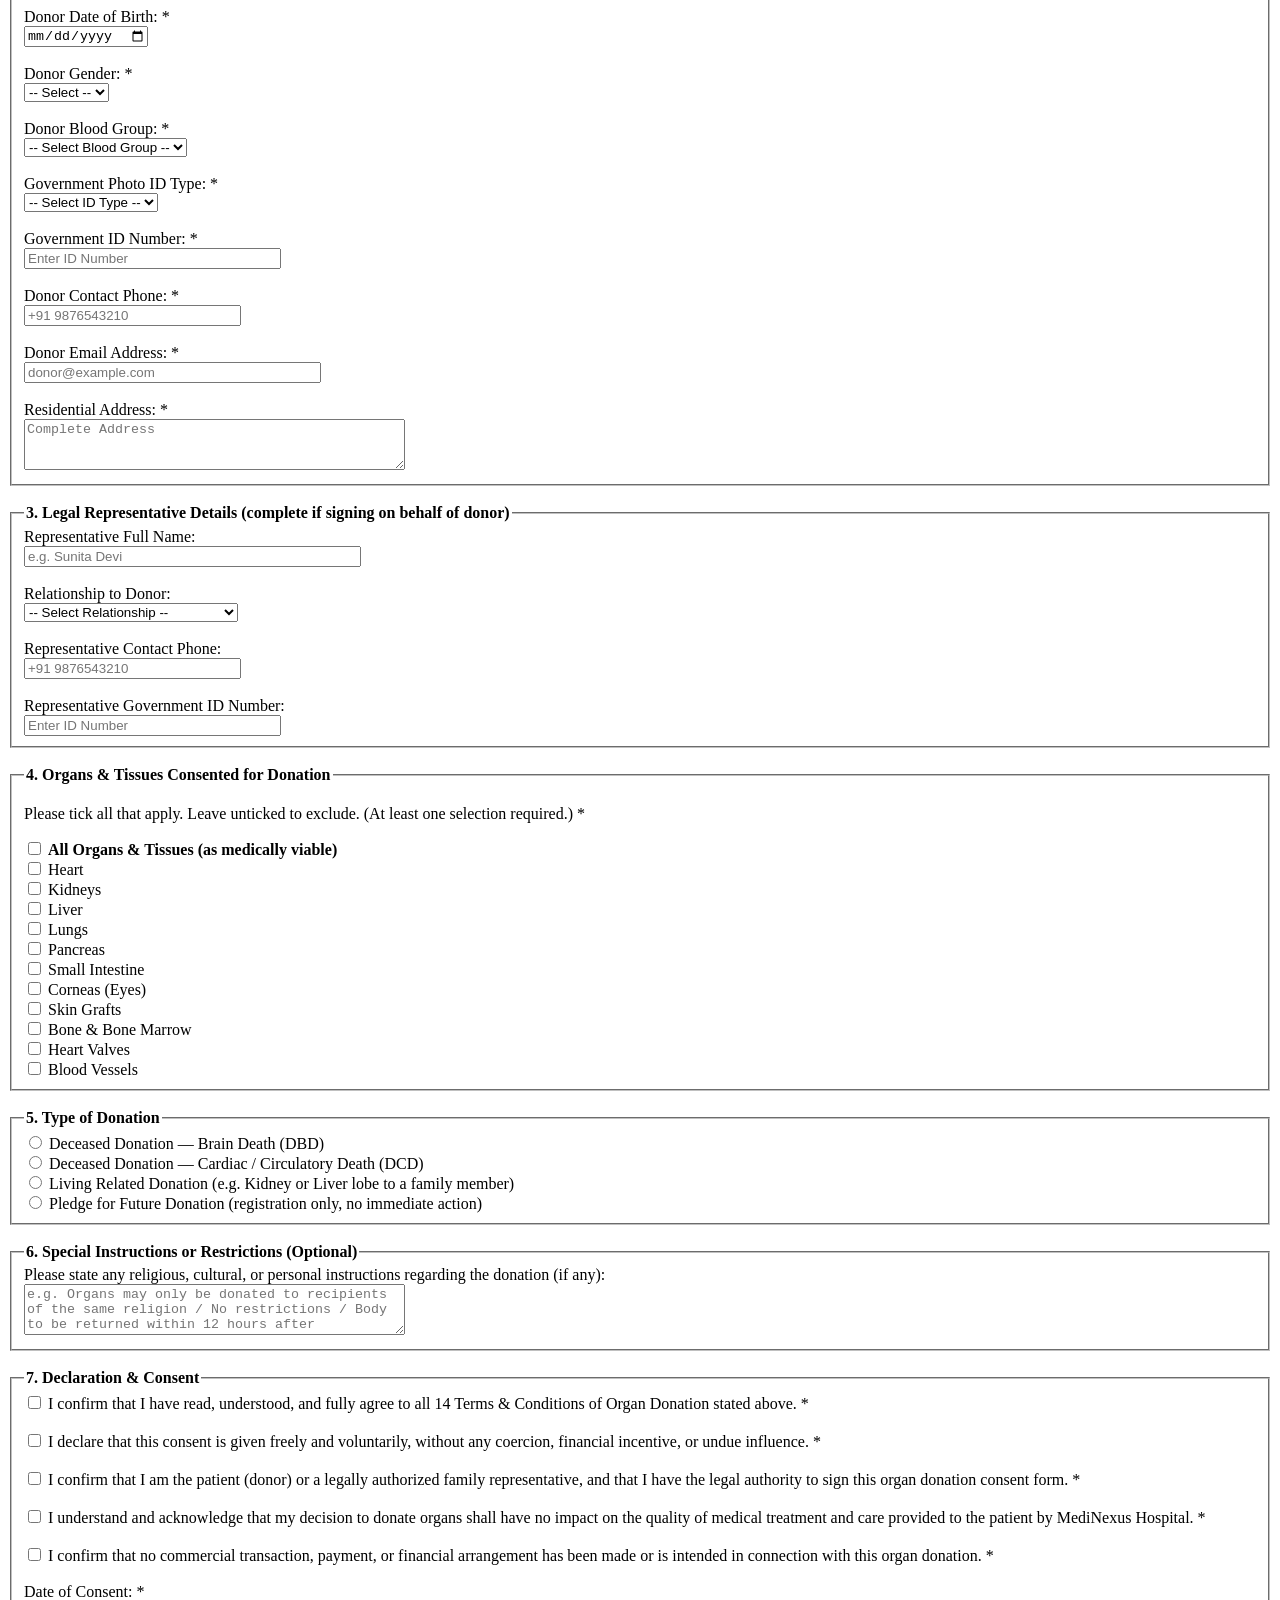
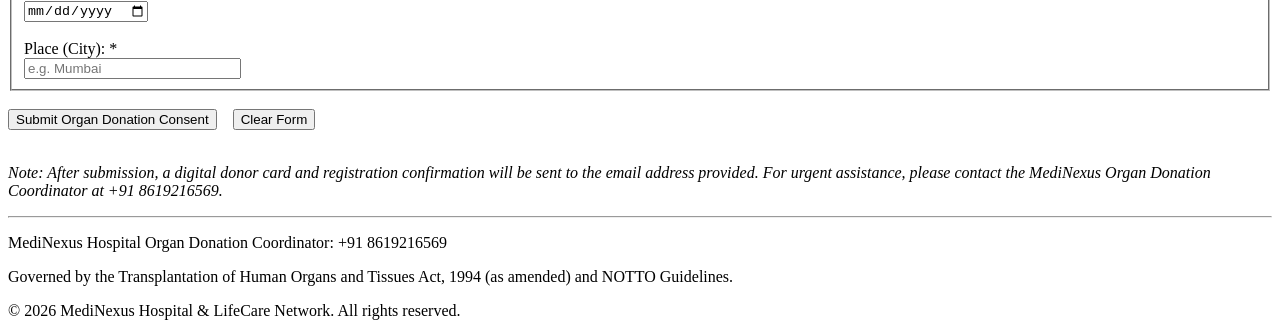
<file: html/organ_donation.html>
<!DOCTYPE html>
<html lang="en">

<head>
    <meta charset="UTF-8">
    <meta name="viewport" content="width=device-width, initial-scale=1.0">
    <title>Organ Donation Consent - MediNexus Hospital</title>
</head>

<body>

    <header class="site-header">
        <h1 class="site-header__hospital-name">MediNexus Hospital</h1>
        <p class="site-header__portal-tagline">Organ Donation Registry &amp; Consent Portal</p>
        <nav class="site-header__nav">
            <a href="../index.html">Return to Home</a>
        </nav>
    </header>

    <hr>

    <main class="page-main">

        <!-- Page Title -->
        <section class="page-intro-section">
            <h2 class="page-intro-section__title">Organ Donation &mdash; Terms &amp; Conditions Agreement</h2>
            <p class="page-intro-section__description">
                This document constitutes the official legal consent and terms of agreement for voluntary organ and/or
                tissue donation under the authority of MediNexus Hospital &amp; LifeCare Network.
                Please read all terms carefully before completing and signing this form.
            </p>
        </section>

        <hr>

        <!-- Terms and Conditions -->
        <section class="terms-section">
            <h3 class="terms-section__heading">Terms &amp; Conditions of Organ Donation</h3>

            <div class="terms-section__clauses-list">

                <p class="terms-section__clause"><strong>1. Voluntary Consent</strong><br>
                    Organ and tissue donation is entirely voluntary. No person shall be coerced, pressured, or financially
                    incentivized to donate organs or tissues. The donor or the donor's authorized representative may
                    withdraw consent at any time prior to the commencement of organ retrieval surgery.</p>

                <p class="terms-section__clause"><strong>2. Eligible Organs &amp; Tissues for Donation</strong><br>
                    MediNexus Hospital facilitates donation of the following organs and tissues (as medically feasible and
                    clinically determined): Heart, Kidneys (up to 2), Liver, Lungs (up to 2), Pancreas, Intestine, Corneas,
                    Skin grafts, Bone and bone marrow, Heart valves, and Blood vessels. Not all organs listed may be
                    suitable at the time of donation; final suitability is determined by the transplant team.</p>

                <p class="terms-section__clause"><strong>3. Brain Death or Cardiac Death Determination</strong><br>
                    Organ donation following death requires a lawful and independent clinical declaration of brain death
                    (brainstem death) or cardiac death by at least two qualified registered medical officers, neither of
                    whom is a member of the transplant team. Family consent is sought only after such declaration is made.
                </p>

                <p class="terms-section__clause"><strong>4. No Commercial Transaction</strong><br>
                    It is strictly prohibited under the Human Organ and Tissue Transplantation Act to buy, sell, or
                    commercially deal in human organs or tissues. Donation is solely an act of voluntary charity. Any
                    commercial arrangement shall void this consent and attract criminal prosecution.</p>

                <p class="terms-section__clause"><strong>5. Rights of the Donor's Family</strong><br>
                    The immediate family (spouse, adult children, parents, siblings) of the deceased has the right to be
                    fully informed of the donation process. Where the deceased has registered as a donor, the family's
                    objection is noted, but lawful registration by the deceased takes precedence in applicable
                    jurisdictions. MediNexus Hospital will always seek to act with sensitivity and transparency.</p>

                <p class="terms-section__clause"><strong>6. Medical Suitability &amp; Screening</strong><br>
                    All donated organs and tissues undergo rigorous medical and pathological screening for transmissible
                    diseases (including HIV, Hepatitis B, Hepatitis C, and other infections) prior to transplantation.
                    MediNexus Hospital reserves the right to decline organs that do not meet clinical safety thresholds.</p>

                <p class="terms-section__clause"><strong>7. Anonymity &amp; Confidentiality</strong><br>
                    The identity of the donor shall not be disclosed to the recipient family, and vice versa, without the
                    express written consent of both parties. All records pertaining to organ donation are maintained under
                    strict confidentiality as per applicable data protection and health information laws.</p>

                <p class="terms-section__clause"><strong>8. No Guarantee of Utilization</strong><br>
                    Consent to donation does not guarantee that all or any specific organs will be used. Organ allocation is
                    governed by the National Organ &amp; Tissue Transplant Organization (NOTTO) priority and medical
                    matching criteria. Unused organs are treated with dignity and respect.</p>

                <p class="terms-section__clause"><strong>9. No Impact on Quality of Medical Care</strong><br>
                    The decision to donate organs shall have no bearing whatsoever on the quality, urgency, or standard of
                    medical care provided to the patient. The treating team is entirely separate from the transplant and
                    procurement team.</p>

                <p class="terms-section__clause"><strong>10. Living Donation</strong><br>
                    Living donors may donate a kidney or a portion of the liver to an immediate blood relative or a close
                    emotional relative (as approved by the Authorization Committee). Living donors must be adults (18 years
                    or older), of sound mind, and must provide independent uncoerced consent after counseling.</p>

                <p class="terms-section__clause"><strong>11. Consent by Family Representative</strong><br>
                    In cases where the patient is deceased or unable to provide consent, the nearest legally authorized
                    family representative (spouse first, then adult children, then parents, then adult siblings) may sign
                    this consent form on the patient's behalf.</p>

                <p class="terms-section__clause"><strong>12. Organ Donation Card</strong><br>
                    Completing this form shall register the donor with the MediNexus Organ Donor Registry. A digital donor
                    card and a registration confirmation will be dispatched to the provided contact details.</p>

                <p class="terms-section__clause"><strong>13. Legal Governing Framework</strong><br>
                    This consent is governed by the Transplantation of Human Organs and Tissues Act, 1994 (as amended) and
                    applicable State rules, regulations of the National Organ &amp; Tissue Transplant Organisation (NOTTO),
                    and MediNexus Hospital institutional policy.</p>

                <p class="terms-section__clause"><strong>14. Right to Withdraw</strong><br>
                    A registered donor may withdraw their registration at any time during their lifetime by submitting a
                    signed written revocation to the MediNexus Organ Donor Registry. Withdrawal is effective only upon
                    confirmation of receipt and processing.</p>

            </div>
        </section>

        <hr>

        <!-- Consent Form -->
        <section class="consent-form-section">
            <h3 class="consent-form-section__heading">Consent &amp; Registration Form</h3>
            <p class="consent-form-section__note">All fields marked with * are required.</p>

            <form class="consent-form" action="#" method="POST">

                <!-- Who is signing? -->
                <fieldset class="fieldset-signee-type">
                    <legend><strong>1. Relationship to Donor</strong></legend>

                    <div class="fieldset-signee-type__options">
                        <label>I am signing this form as: *</label><br><br>
                        <input type="radio" id="self" name="signee_type" value="self" required>
                        <label for="self">The Patient / Donor (self-consent)</label><br><br>
                        <input type="radio" id="family" name="signee_type" value="family_member">
                        <label for="family">A Family Member / Legal Representative consenting on behalf of the
                            patient</label>
                    </div>
                </fieldset>

                <br>

                <!-- Donor Details -->
                <fieldset class="fieldset-donor-details">
                    <legend><strong>2. Donor Details</strong></legend>

                    <div class="form-field form-field--name">
                        <label for="donor-name">Donor Full Name: *</label><br>
                        <input type="text" id="donor-name" name="donor_name" required placeholder="e.g. Ramesh Kumar"
                            size="40">
                    </div>

                    <br>

                    <div class="form-field form-field--dob">
                        <label for="donor-dob">Donor Date of Birth: *</label><br>
                        <input type="date" id="donor-dob" name="donor_dob" required>
                    </div>

                    <br>

                    <div class="form-field form-field--gender">
                        <label for="donor-gender">Donor Gender: *</label><br>
                        <select id="donor-gender" name="donor_gender" required>
                            <option value="" disabled selected>-- Select --</option>
                            <option value="male">Male</option>
                            <option value="female">Female</option>
                            <option value="other">Other</option>
                        </select>
                    </div>

                    <br>

                    <div class="form-field form-field--blood-group">
                        <label for="donor-blood-group">Donor Blood Group: *</label><br>
                        <select id="donor-blood-group" name="donor_blood_group" required>
                            <option value="" disabled selected>-- Select Blood Group --</option>
                            <option value="A+">A+</option>
                            <option value="A-">A-</option>
                            <option value="B+">B+</option>
                            <option value="B-">B-</option>
                            <option value="AB+">AB+</option>
                            <option value="AB-">AB-</option>
                            <option value="O+">O+</option>
                            <option value="O-">O-</option>
                            <option value="unknown">Unknown</option>
                        </select>
                    </div>

                    <br>

                    <div class="form-field form-field--id-type">
                        <label for="donor-id-type">Government Photo ID Type: *</label><br>
                        <select id="donor-id-type" name="donor_id_type" required>
                            <option value="" disabled selected>-- Select ID Type --</option>
                            <option value="aadhaar">Aadhaar Card</option>
                            <option value="passport">Passport</option>
                            <option value="driving_license">Driving License</option>
                            <option value="voter_id">Voter ID Card</option>
                            <option value="pan_card">PAN Card</option>
                        </select>
                    </div>

                    <br>

                    <div class="form-field form-field--id-number">
                        <label for="donor-id-number">Government ID Number: *</label><br>
                        <input type="text" id="donor-id-number" name="donor_id_number" required
                            placeholder="Enter ID Number" size="30">
                    </div>

                    <br>

                    <div class="form-field form-field--phone">
                        <label for="donor-phone">Donor Contact Phone: *</label><br>
                        <input type="tel" id="donor-phone" name="donor_phone" required placeholder="+91 9876543210"
                            size="25">
                    </div>

                    <br>

                    <div class="form-field form-field--email">
                        <label for="donor-email">Donor Email Address: *</label><br>
                        <input type="email" id="donor-email" name="donor_email" required placeholder="donor@example.com"
                            size="35">
                    </div>

                    <br>

                    <div class="form-field form-field--address">
                        <label for="donor-address">Residential Address: *</label><br>
                        <textarea id="donor-address" name="donor_address" rows="3" cols="45" required
                            placeholder="Complete Address"></textarea>
                    </div>
                </fieldset>

                <br>

                <!-- Family Representative Details (if applicable) -->
                <fieldset class="fieldset-representative-details">
                    <legend><strong>3. Legal Representative Details (complete if signing on behalf of donor)</strong>
                    </legend>

                    <div class="form-field form-field--rep-name">
                        <label for="rep-name">Representative Full Name:</label><br>
                        <input type="text" id="rep-name" name="rep_name" placeholder="e.g. Sunita Devi" size="40">
                    </div>

                    <br>

                    <div class="form-field form-field--rep-relation">
                        <label for="rep-relation">Relationship to Donor:</label><br>
                        <select id="rep-relation" name="rep_relation">
                            <option value="" selected>-- Select Relationship --</option>
                            <option value="spouse">Spouse</option>
                            <option value="adult_child">Adult Child (Son / Daughter)</option>
                            <option value="parent">Parent (Father / Mother)</option>
                            <option value="adult_sibling">Adult Sibling (Brother / Sister)</option>
                            <option value="legal_guardian">Court-Appointed Legal Guardian</option>
                        </select>
                    </div>

                    <br>

                    <div class="form-field form-field--rep-phone">
                        <label for="rep-phone">Representative Contact Phone:</label><br>
                        <input type="tel" id="rep-phone" name="rep_phone" placeholder="+91 9876543210" size="25">
                    </div>

                    <br>

                    <div class="form-field form-field--rep-id">
                        <label for="rep-id-number">Representative Government ID Number:</label><br>
                        <input type="text" id="rep-id-number" name="rep_id_number" placeholder="Enter ID Number"
                            size="30">
                    </div>
                </fieldset>

                <br>

                <!-- Organs to Donate -->
                <fieldset class="fieldset-organ-selection">
                    <legend><strong>4. Organs &amp; Tissues Consented for Donation</strong></legend>

                    <p class="fieldset-organ-selection__instruction">Please tick all that apply. Leave unticked to exclude. (At least one selection required.) *</p>

                    <div class="organ-checklist">
                        <div class="organ-checklist__item organ-checklist__item--all">
                            <input type="checkbox" id="organ-all" name="organs" value="all_organs">
                            <label for="organ-all"><strong>All Organs &amp; Tissues (as medically
                                    viable)</strong></label>
                        </div>

                        <div class="organ-checklist__item">
                            <input type="checkbox" id="organ-heart" name="organs" value="heart">
                            <label for="organ-heart">Heart</label>
                        </div>

                        <div class="organ-checklist__item">
                            <input type="checkbox" id="organ-kidney" name="organs" value="kidneys">
                            <label for="organ-kidney">Kidneys</label>
                        </div>

                        <div class="organ-checklist__item">
                            <input type="checkbox" id="organ-liver" name="organs" value="liver">
                            <label for="organ-liver">Liver</label>
                        </div>

                        <div class="organ-checklist__item">
                            <input type="checkbox" id="organ-lungs" name="organs" value="lungs">
                            <label for="organ-lungs">Lungs</label>
                        </div>

                        <div class="organ-checklist__item">
                            <input type="checkbox" id="organ-pancreas" name="organs" value="pancreas">
                            <label for="organ-pancreas">Pancreas</label>
                        </div>

                        <div class="organ-checklist__item">
                            <input type="checkbox" id="organ-intestine" name="organs" value="intestine">
                            <label for="organ-intestine">Small Intestine</label>
                        </div>

                        <div class="organ-checklist__item">
                            <input type="checkbox" id="organ-corneas" name="organs" value="corneas">
                            <label for="organ-corneas">Corneas (Eyes)</label>
                        </div>

                        <div class="organ-checklist__item">
                            <input type="checkbox" id="organ-skin" name="organs" value="skin">
                            <label for="organ-skin">Skin Grafts</label>
                        </div>

                        <div class="organ-checklist__item">
                            <input type="checkbox" id="organ-bone" name="organs" value="bone_marrow">
                            <label for="organ-bone">Bone &amp; Bone Marrow</label>
                        </div>

                        <div class="organ-checklist__item">
                            <input type="checkbox" id="organ-heart-valves" name="organs" value="heart_valves">
                            <label for="organ-heart-valves">Heart Valves</label>
                        </div>

                        <div class="organ-checklist__item">
                            <input type="checkbox" id="organ-blood-vessels" name="organs" value="blood_vessels">
                            <label for="organ-blood-vessels">Blood Vessels</label>
                        </div>
                    </div>
                </fieldset>

                <br>

                <!-- Donation Type -->
                <fieldset class="fieldset-donation-type">
                    <legend><strong>5. Type of Donation</strong></legend>

                    <div class="donation-type__options">
                        <div class="donation-type__option">
                            <input type="radio" id="type-deceased" name="donation_type" value="deceased_brain_death"
                                required>
                            <label for="type-deceased">Deceased Donation &mdash; Brain Death (DBD)</label>
                        </div>

                        <div class="donation-type__option">
                            <input type="radio" id="type-cardiac" name="donation_type" value="deceased_cardiac_death">
                            <label for="type-cardiac">Deceased Donation &mdash; Cardiac / Circulatory Death
                                (DCD)</label>
                        </div>

                        <div class="donation-type__option">
                            <input type="radio" id="type-living" name="donation_type" value="living_related">
                            <label for="type-living">Living Related Donation (e.g. Kidney or Liver lobe to a family
                                member)</label>
                        </div>

                        <div class="donation-type__option">
                            <input type="radio" id="type-pledge" name="donation_type" value="pledge_future">
                            <label for="type-pledge">Pledge for Future Donation (registration only, no immediate
                                action)</label>
                        </div>
                    </div>
                </fieldset>

                <br>

                <!-- Religious / Cultural Conditions -->
                <fieldset class="fieldset-special-instructions">
                    <legend><strong>6. Special Instructions or Restrictions (Optional)</strong></legend>

                    <div class="form-field form-field--special-instructions">
                        <label for="special-instructions">Please state any religious, cultural, or personal instructions
                            regarding the donation (if any):</label><br>
                        <textarea id="special-instructions" name="special_instructions" rows="3" cols="45"
                            placeholder="e.g. Organs may only be donated to recipients of the same religion / No restrictions / Body to be returned within 12 hours after retrieval..."></textarea>
                    </div>
                </fieldset>

                <br>

                <!-- Declarations & Consent Checkboxes -->
                <fieldset class="fieldset-declaration">
                    <legend><strong>7. Declaration &amp; Consent</strong></legend>

                    <div class="declaration__item declaration__item--terms-read">
                        <label>
                            <input type="checkbox" id="terms-read" name="terms_read" required>
                            I confirm that I have read, understood, and fully agree to all 14 Terms &amp; Conditions of
                            Organ Donation stated above. *
                        </label>
                    </div>

                    <br>

                    <div class="declaration__item declaration__item--voluntary">
                        <label>
                            <input type="checkbox" id="voluntary-consent" name="voluntary_consent" required>
                            I declare that this consent is given freely and voluntarily, without any coercion, financial
                            incentive, or undue influence. *
                        </label>
                    </div>

                    <br>

                    <div class="declaration__item declaration__item--authority">
                        <label>
                            <input type="checkbox" id="authority-confirm" name="authority_confirm" required>
                            I confirm that I am the patient (donor) or a legally authorized family representative, and
                            that I have the legal authority to sign this organ donation consent form. *
                        </label>
                    </div>

                    <br>

                    <div class="declaration__item declaration__item--medical-care">
                        <label>
                            <input type="checkbox" id="medical-care-acknowledge" name="medical_care_acknowledge"
                                required>
                            I understand and acknowledge that my decision to donate organs shall have no impact on the
                            quality of medical treatment and care provided to the patient by MediNexus Hospital. *
                        </label>
                    </div>

                    <br>

                    <div class="declaration__item declaration__item--no-commercial">
                        <label>
                            <input type="checkbox" id="no-commercial" name="no_commercial" required>
                            I confirm that no commercial transaction, payment, or financial arrangement has been made or
                            is intended in connection with this organ donation. *
                        </label>
                    </div>

                    <br>

                    <div class="form-field form-field--consent-date">
                        <label for="consent-date">Date of Consent: *</label><br>
                        <input type="date" id="consent-date" name="consent_date" required>
                    </div>

                    <br>

                    <div class="form-field form-field--consent-place">
                        <label for="consent-place">Place (City): *</label><br>
                        <input type="text" id="consent-place" name="consent_place" required placeholder="e.g. Mumbai"
                            size="25">
                    </div>
                </fieldset>

                <br>

                <!-- Submit -->
                <div class="form-actions">
                    <button type="submit" class="form-actions__btn form-actions__btn--submit">Submit Organ Donation Consent</button>
                    &nbsp;&nbsp;
                    <button type="reset" class="form-actions__btn form-actions__btn--reset">Clear Form</button>
                </div>

                <br>
                <p class="consent-form__footer-note"><em>Note: After submission, a digital donor card and registration confirmation will be sent to the
                        email address provided. For urgent assistance, please contact the MediNexus Organ Donation
                        Coordinator at +91 8619216569.</em></p>

            </form>
        </section>

    </main>

    <hr>

    <footer class="site-footer">
        <p class="site-footer__contact">MediNexus Hospital Organ Donation Coordinator: +91 8619216569</p>
        <p class="site-footer__legal">Governed by the Transplantation of Human Organs and Tissues Act, 1994 (as amended) and NOTTO Guidelines.</p>
        <p class="site-footer__copyright">&copy; 2026 MediNexus Hospital &amp; LifeCare Network. All rights reserved.</p>
    </footer>

</body>

</html>
</file>
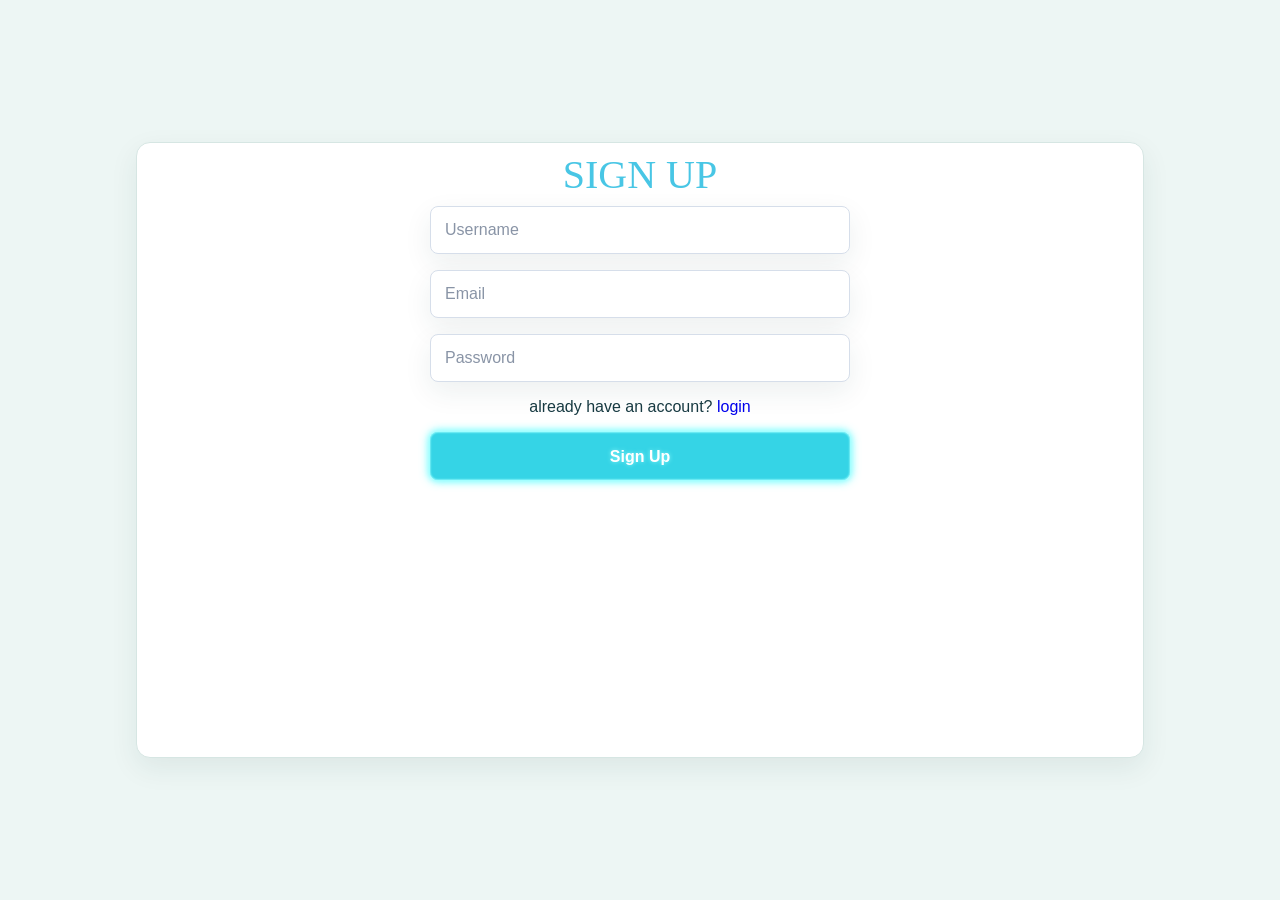
<file: html/sign_up.html>
<!DOCTYPE html>
<html lang="en">
<head>
    <meta charset="UTF-8">
    <meta name="viewport" content="width=device-width, initial-scale=1.0">
    <title>sign_up</title>
    <link rel="stylesheet" href="../css/style.css">
    <link rel="stylesheet" href="../css/login.css">
    
</head>
<body>
    <div class="main">
        <div class="container clay-card">
           <div class="login_card">
                <p>SIGN UP</p>
           </div> 
           <form id="Form" action="" method="post">
               <center>
                   <input class="clay-card" type="text" name="username" placeholder="Username" required>
                   <input class="clay-card" type="email" name="email" placeholder="Email" required>
                   <input class="clay-card" type="password" name="password" placeholder="Password" required><br>
                    <p>already have an account? <a href="login_page.html">login</a></p>
                   <button class="button-40" role="button" type="submit">Sign Up</button>
               </center>
           </form>

        </div>
    </div>
</body>
</html>
</file>
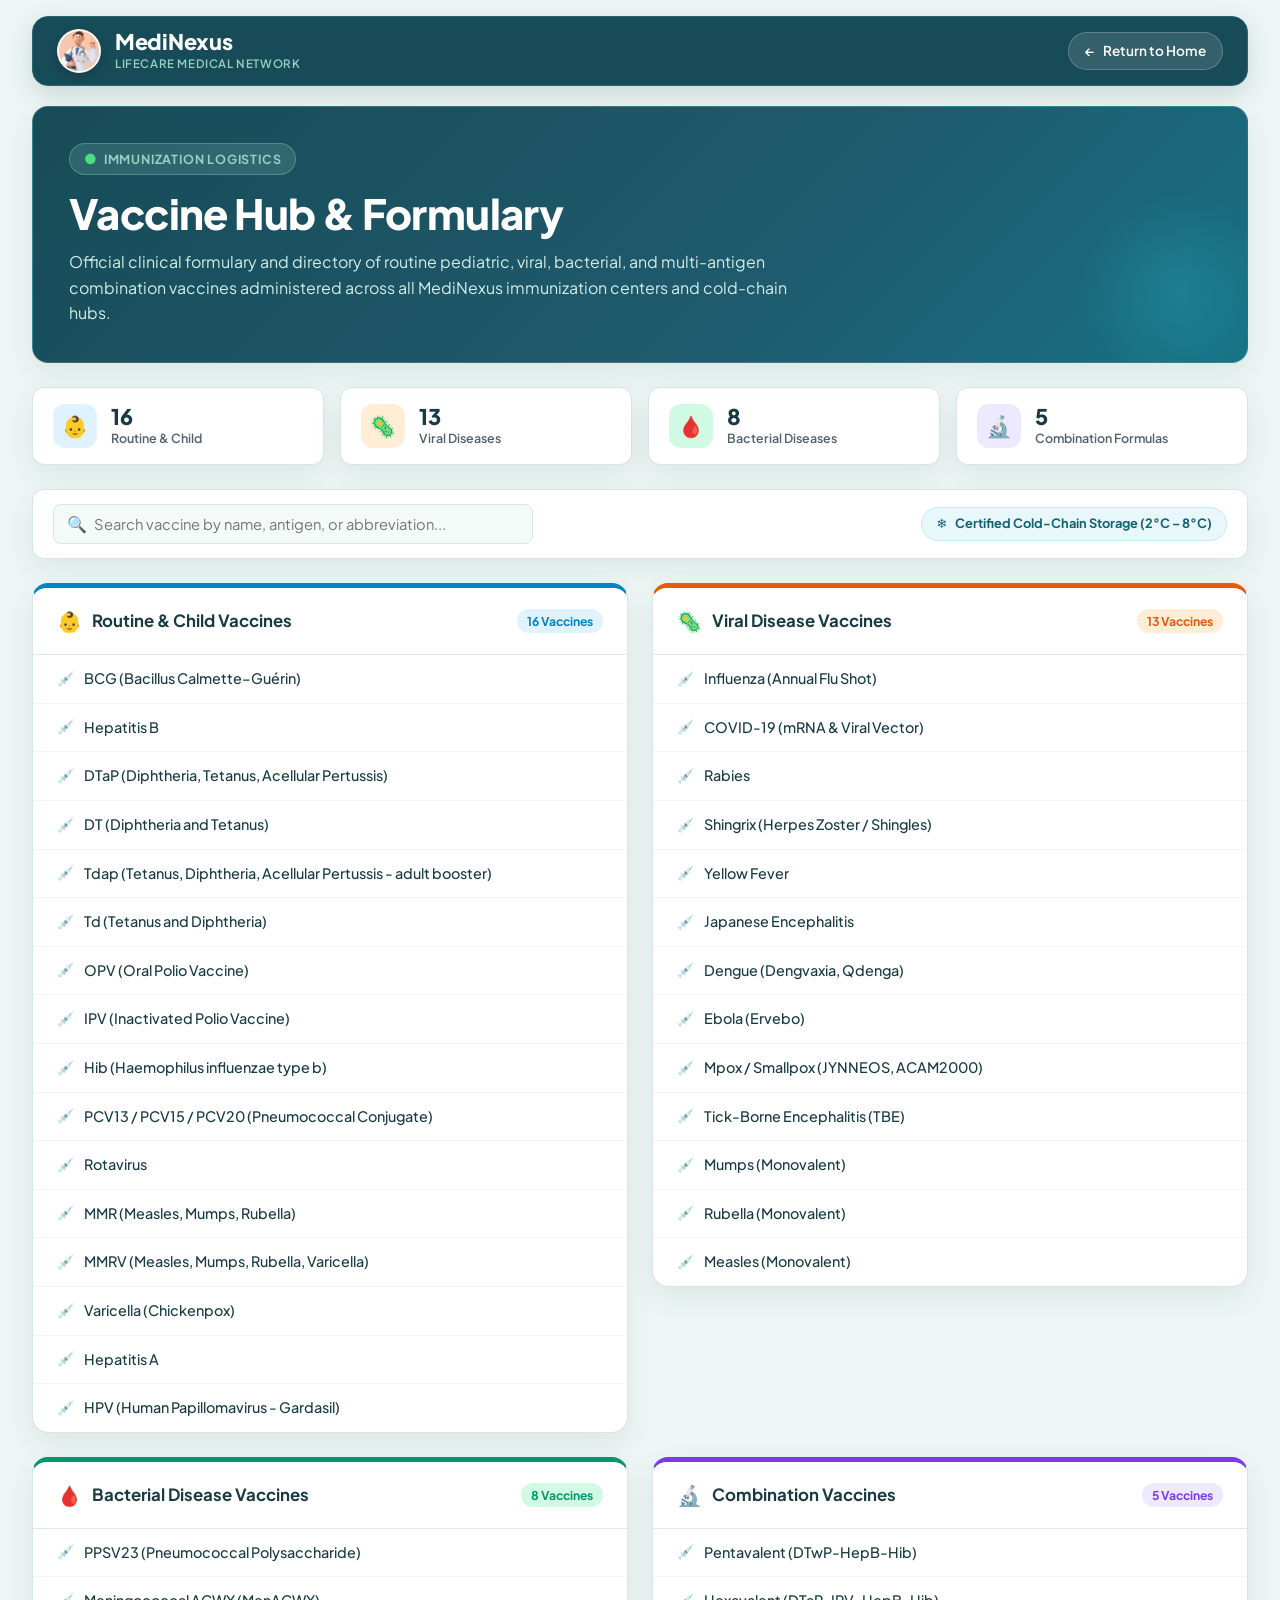
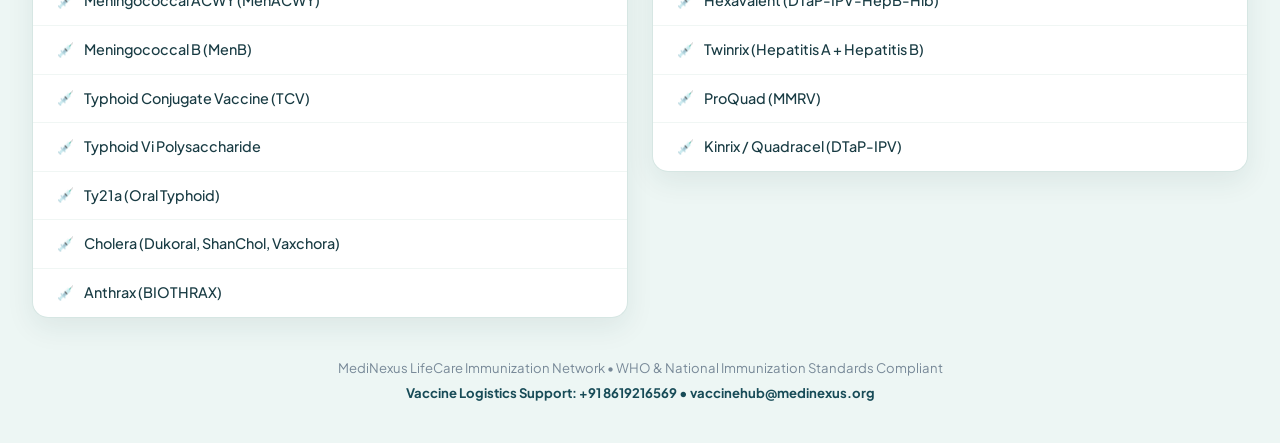
<file: html/vaccine.html>
<!DOCTYPE html>
<html lang="en">
<head>
    <meta charset="UTF-8">
    <meta name="viewport" content="width=device-width, initial-scale=1.0">
    <title>Vaccine Hub &amp; Immunization Directory - MediNexus LifeCare</title>
    <!-- Google Fonts -->
    <link rel="preconnect" href="https://fonts.googleapis.com">
    <link rel="preconnect" href="https://fonts.gstatic.com" crossorigin>
    <link href="https://fonts.googleapis.com/css2?family=Plus+Jakarta+Sans:wght@400;500;600;700;800&family=Outfit:wght@400;500;600;700&display=swap" rel="stylesheet">
    <link rel="stylesheet" href="../css/vaccine.css">
</head>
<body>

    <!-- Top Navigation Bar -->
    <header class="top-nav">
        <div class="brand-wrapper">
            <div class="brand-logo-frame">
                <img src="../assets/img/doc_half.png" alt="MediNexus Doctor Avatar">
            </div>
            <div class="brand-text-block">
                <span class="brand-title">MediNexus</span>
                <span class="brand-subtitle">LifeCare Medical Network</span>
            </div>
        </div>
        <a href="../index.html" class="nav-back-link">
            <span>&larr;</span> Return to Home
        </a>
    </header>

    <main class="page-wrapper">
        <!-- Hero Header -->
        <div class="vaccine-header">
            <div class="header-badge">Immunization Logistics</div>
            <h1>Vaccine Hub &amp; Formulary</h1>
            <p class="header-description">
                Official clinical formulary and directory of routine pediatric, viral, bacterial, and multi-antigen combination vaccines administered across all MediNexus immunization centers and cold-chain hubs.
            </p>
        </div>

        <!-- Category Stat Summary Cards -->
        <div class="stat-cards-grid">
            <div class="stat-card routine">
                <div class="stat-icon-frame">&#128118;</div>
                <div class="stat-info">
                    <span class="stat-number">16</span>
                    <span class="stat-label">Routine &amp; Child</span>
                </div>
            </div>
            <div class="stat-card viral">
                <div class="stat-icon-frame">&#129440;</div>
                <div class="stat-info">
                    <span class="stat-number">13</span>
                    <span class="stat-label">Viral Diseases</span>
                </div>
            </div>
            <div class="stat-card bacterial">
                <div class="stat-icon-frame">&#129656;</div>
                <div class="stat-info">
                    <span class="stat-number">8</span>
                    <span class="stat-label">Bacterial Diseases</span>
                </div>
            </div>
            <div class="stat-card combo">
                <div class="stat-icon-frame">&#128300;</div>
                <div class="stat-info">
                    <span class="stat-number">5</span>
                    <span class="stat-label">Combination Formulas</span>
                </div>
            </div>
        </div>

        <!-- Search & Cold-Chain Toolbar -->
        <div class="search-toolbar">
            <div class="search-input-wrapper">
                <span class="search-icon">&#128269;</span>
                <input type="text" id="vaccineSearch" class="search-input" placeholder="Search vaccine by name, antigen, or abbreviation..." autocomplete="off">
            </div>
            <div class="cold-chain-badge">
                <span>&#10052;</span> Certified Cold-Chain Storage (2&deg;C &ndash; 8&deg;C)
            </div>
        </div>

        <!-- Vaccine Category Cards Grid -->
        <div class="vaccine-info">
            <!-- Table 1: Routine & Child Vaccines -->
            <div class="vaccine-card card-routine" id="cardRoutine">
                <div class="card-header-bar">
                    <div class="card-title-group">
                        <span class="card-title-icon">&#128118;</span>
                        <h2 class="card-title-text">Routine &amp; Child Vaccines</h2>
                    </div>
                    <span class="card-count-pill" id="countRoutine">16 Vaccines</span>
                </div>
                <table class="vac-T1">
                    <thead>
                        <tr>
                            <th scope="col">Routine and Child Vaccines</th>
                        </tr>
                    </thead>
                    <tbody>
                        <tr><td>BCG (Bacillus Calmette–Guérin)</td></tr>
                        <tr><td>Hepatitis B</td></tr>
                        <tr><td>DTaP (Diphtheria, Tetanus, Acellular Pertussis)</td></tr>
                        <tr><td>DT (Diphtheria and Tetanus)</td></tr>
                        <tr><td>Tdap (Tetanus, Diphtheria, Acellular Pertussis - adult booster)</td></tr>
                        <tr><td>Td (Tetanus and Diphtheria)</td></tr>
                        <tr><td>OPV (Oral Polio Vaccine)</td></tr>
                        <tr><td>IPV (Inactivated Polio Vaccine)</td></tr>
                        <tr><td>Hib (Haemophilus influenzae type b)</td></tr>
                        <tr><td>PCV13 / PCV15 / PCV20 (Pneumococcal Conjugate)</td></tr>
                        <tr><td>Rotavirus</td></tr>
                        <tr><td>MMR (Measles, Mumps, Rubella)</td></tr>
                        <tr><td>MMRV (Measles, Mumps, Rubella, Varicella)</td></tr>
                        <tr><td>Varicella (Chickenpox)</td></tr>
                        <tr><td>Hepatitis A</td></tr>
                        <tr><td>HPV (Human Papillomavirus - Gardasil)</td></tr>
                    </tbody>
                </table>
            </div>

            <!-- Table 2: Viral Disease Vaccines -->
            <div class="vaccine-card card-viral" id="cardViral">
                <div class="card-header-bar">
                    <div class="card-title-group">
                        <span class="card-title-icon">&#129440;</span>
                        <h2 class="card-title-text">Viral Disease Vaccines</h2>
                    </div>
                    <span class="card-count-pill" id="countViral">13 Vaccines</span>
                </div>
                <table class="vac-T2">
                    <thead>
                        <tr>
                            <th scope="col">Viral Disease Vaccines</th>
                        </tr>
                    </thead>
                    <tbody>
                        <tr><td>Influenza (Annual Flu Shot)</td></tr>
                        <tr><td>COVID-19 (mRNA &amp; Viral Vector)</td></tr>
                        <tr><td>Rabies</td></tr>
                        <tr><td>Shingrix (Herpes Zoster / Shingles)</td></tr>
                        <tr><td>Yellow Fever</td></tr>
                        <tr><td>Japanese Encephalitis</td></tr>
                        <tr><td>Dengue (Dengvaxia, Qdenga)</td></tr>
                        <tr><td>Ebola (Ervebo)</td></tr>
                        <tr><td>Mpox / Smallpox (JYNNEOS, ACAM2000)</td></tr>
                        <tr><td>Tick-Borne Encephalitis (TBE)</td></tr>
                        <tr><td>Mumps (Monovalent)</td></tr>
                        <tr><td>Rubella (Monovalent)</td></tr>
                        <tr><td>Measles (Monovalent)</td></tr>
                    </tbody>
                </table>
            </div>

            <!-- Table 3: Bacterial Disease Vaccines -->
            <div class="vaccine-card card-bacterial" id="cardBacterial">
                <div class="card-header-bar">
                    <div class="card-title-group">
                        <span class="card-title-icon">&#129656;</span>
                        <h2 class="card-title-text">Bacterial Disease Vaccines</h2>
                    </div>
                    <span class="card-count-pill" id="countBacterial">8 Vaccines</span>
                </div>
                <table class="vac-T3">
                    <thead>
                        <tr>
                            <th scope="col">Bacterial Disease Vaccines</th>
                        </tr>
                    </thead>
                    <tbody>
                        <tr><td>PPSV23 (Pneumococcal Polysaccharide)</td></tr>
                        <tr><td>Meningococcal ACWY (MenACWY)</td></tr>
                        <tr><td>Meningococcal B (MenB)</td></tr>
                        <tr><td>Typhoid Conjugate Vaccine (TCV)</td></tr>
                        <tr><td>Typhoid Vi Polysaccharide</td></tr>
                        <tr><td>Ty21a (Oral Typhoid)</td></tr>
                        <tr><td>Cholera (Dukoral, ShanChol, Vaxchora)</td></tr>
                        <tr><td>Anthrax (BIOTHRAX)</td></tr>
                    </tbody>
                </table>
            </div>

            <!-- Table 4: Combination Vaccines -->
            <div class="vaccine-card card-combo" id="cardCombo">
                <div class="card-header-bar">
                    <div class="card-title-group">
                        <span class="card-title-icon">&#128300;</span>
                        <h2 class="card-title-text">Combination Vaccines</h2>
                    </div>
                    <span class="card-count-pill" id="countCombo">5 Vaccines</span>
                </div>
                <table class="vac-T4">
                    <thead>
                        <tr>
                            <th scope="col">Combination Vaccines</th>
                        </tr>
                    </thead>
                    <tbody>
                        <tr><td>Pentavalent (DTwP-HepB-Hib)</td></tr>
                        <tr><td>Hexavalent (DTaP-IPV-HepB-Hib)</td></tr>
                        <tr><td>Twinrix (Hepatitis A + Hepatitis B)</td></tr>
                        <tr><td>ProQuad (MMRV)</td></tr>
                        <tr><td>Kinrix / Quadracel (DTaP-IPV)</td></tr>
                    </tbody>
                </table>
            </div>

            <!-- Empty State for Search -->
            <div class="search-empty-state" id="emptyState">
                <h3>No vaccines matching your search</h3>
                <p>Try searching for common names like "Flu", "Polio", "MMR", or "Tetanus".</p>
            </div>
        </div>
    </main>

    <footer class="page-footer">
        <p>MediNexus LifeCare Immunization Network &bull; WHO &amp; National Immunization Standards Compliant</p>
        <p class="footer-hotline">Vaccine Logistics Support: +91 8619216569 &bull; vaccinehub@medinexus.org</p>
    </footer>

    <!-- Interactive Live Search Filter Script -->
    <script>
        (function() {
            var searchInput = document.getElementById('vaccineSearch');
            var cards = [
                { card: document.getElementById('cardRoutine'), countEl: document.getElementById('countRoutine'), rows: document.querySelectorAll('.vac-T1 tbody tr'), total: 16 },
                { card: document.getElementById('cardViral'), countEl: document.getElementById('countViral'), rows: document.querySelectorAll('.vac-T2 tbody tr'), total: 13 },
                { card: document.getElementById('cardBacterial'), countEl: document.getElementById('countBacterial'), rows: document.querySelectorAll('.vac-T3 tbody tr'), total: 8 },
                { card: document.getElementById('cardCombo'), countEl: document.getElementById('countCombo'), rows: document.querySelectorAll('.vac-T4 tbody tr'), total: 5 }
            ];
            var emptyState = document.getElementById('emptyState');

            function filterVaccines() {
                var query = (searchInput.value || '').toLowerCase().trim();
                var overallVisible = 0;

                cards.forEach(function(item) {
                    var visibleInCard = 0;
                    item.rows.forEach(function(row) {
                        var text = row.textContent.toLowerCase();
                        if (!query || text.indexOf(query) !== -1) {
                            row.style.display = '';
                            visibleInCard++;
                            overallVisible++;
                        } else {
                            row.style.display = 'none';
                        }
                    });

                    if (item.countEl) {
                        item.countEl.textContent = query ? (visibleInCard + ' Match' + (visibleInCard === 1 ? '' : 'es')) : (item.total + ' Vaccines');
                    }

                    if (item.card) {
                        item.card.style.display = visibleInCard === 0 && query ? 'none' : '';
                    }
                });

                if (emptyState) {
                    emptyState.style.display = overallVisible === 0 ? 'block' : 'none';
                }
            }

            if (searchInput) {
                searchInput.addEventListener('input', filterVaccines);
            }
        })();
    </script>
</body>
</html>
</file>
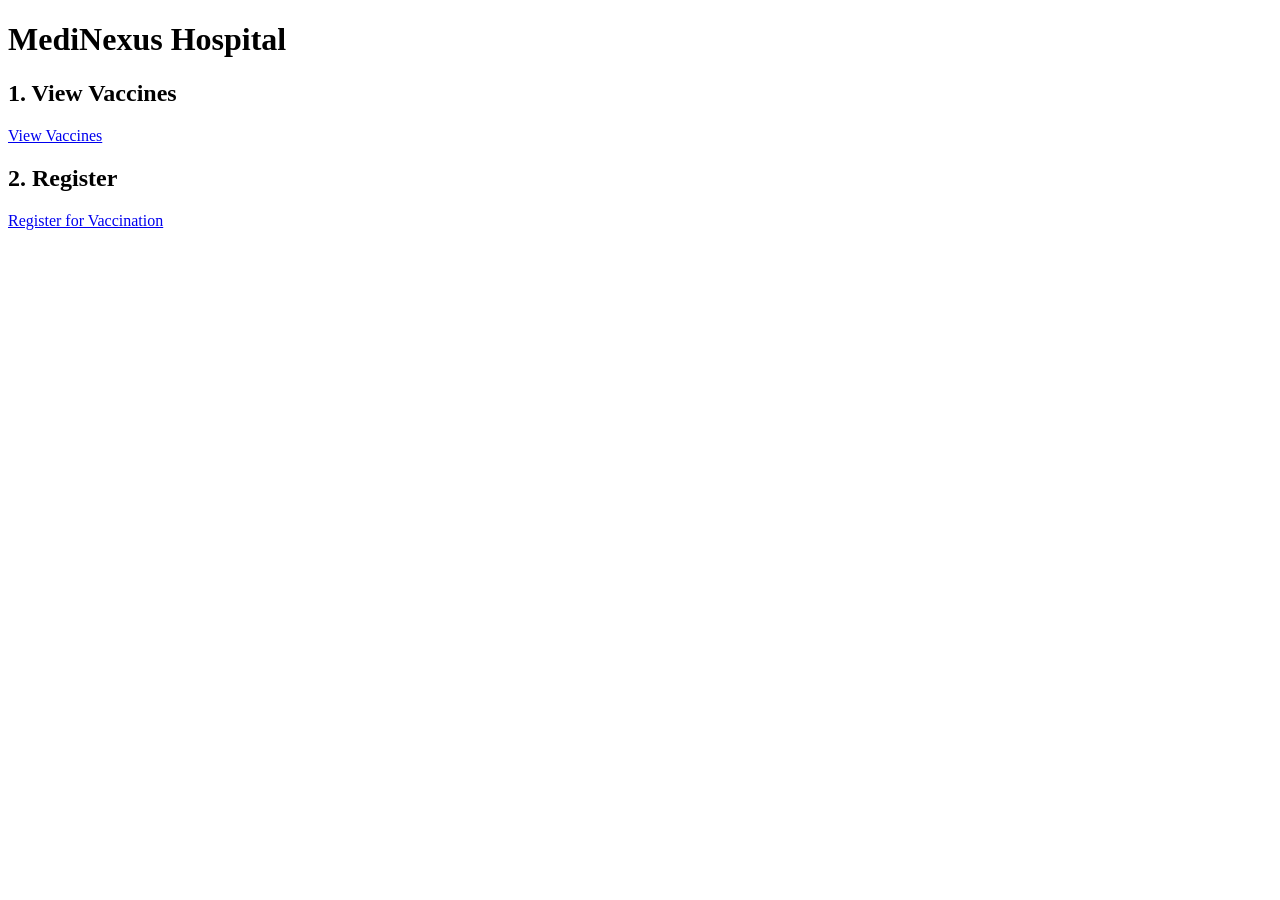
<file: html/vaccine_hub.html>
<!DOCTYPE html>
<html lang="en">

<head>
    <meta charset="UTF-8">
    <meta name="viewport" content="width=device-width, initial-scale=1.0">
    <title>Vaccine Hub - MediNexus Hospital</title>
</head>

<body>

    <h1>MediNexus Hospital</h1>
    <div>
        <div>
            <h2>1. View Vaccines</h2>
            <a href="vaccine.html">View Vaccines</a>
        </div>

        <div>
            <h2>2. Register</h2>
            <a href="vaccine_register.html">Register for Vaccination</a>
        </div>
    </div>

</body>

</html>
</file>
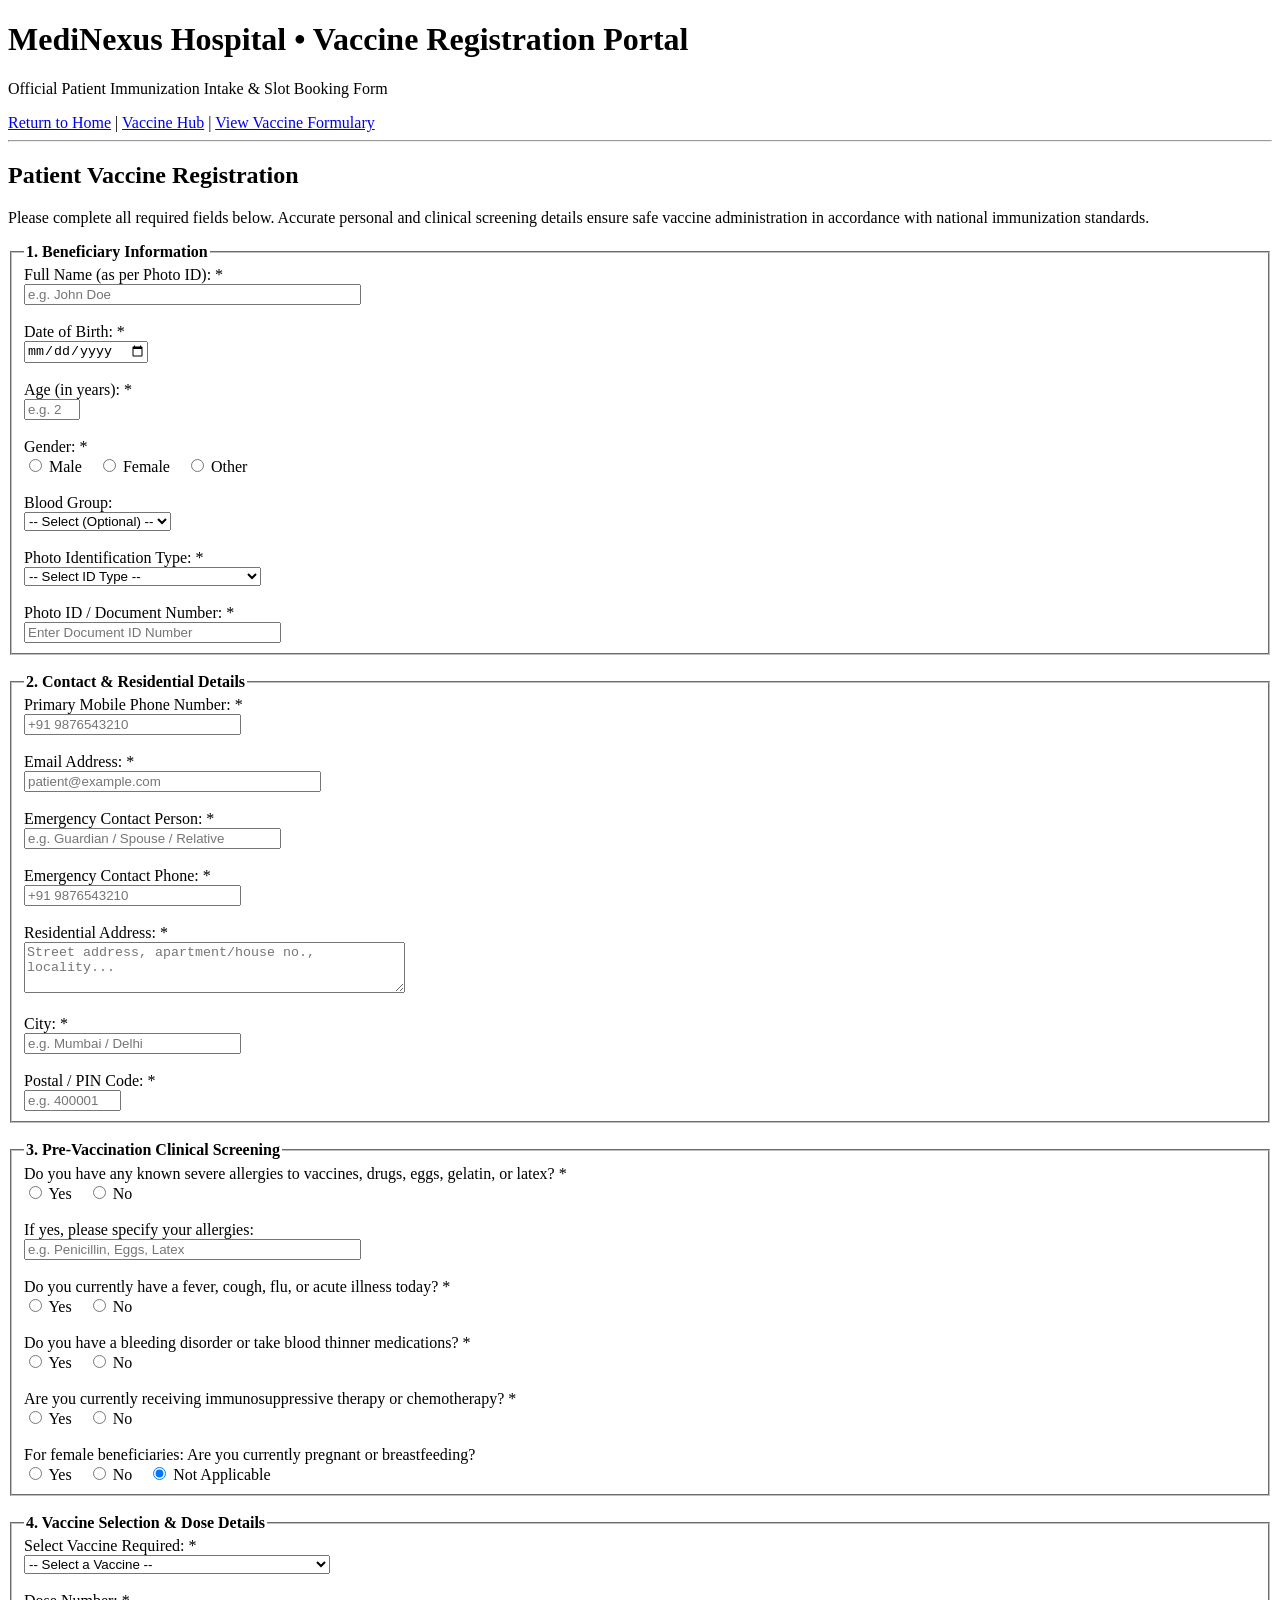
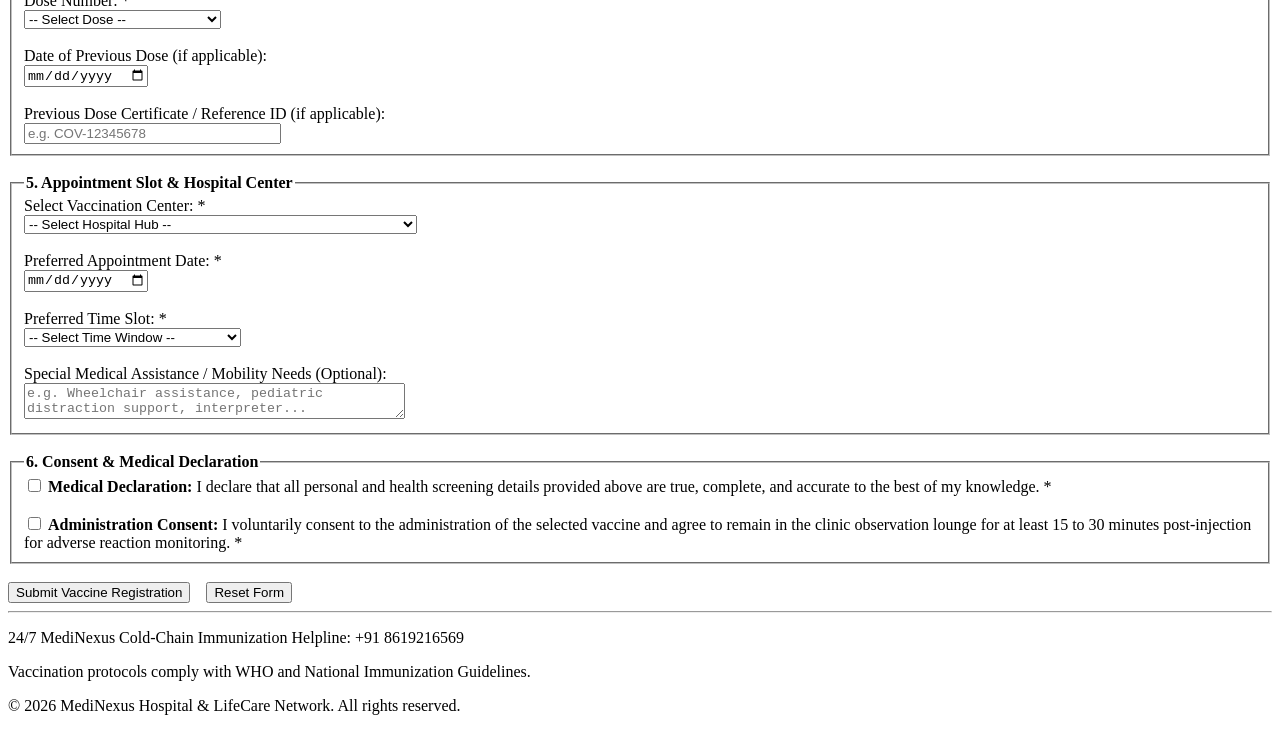
<file: html/vaccine_register.html>
<!DOCTYPE html>
<html lang="en">

<head>
    <meta charset="UTF-8">
    <meta name="viewport" content="width=device-width, initial-scale=1.0">
    <title>Vaccine Registration - MediNexus Hospital</title>
</head>

<body>

    <header>
        <div>
            <h1>MediNexus Hospital &bull; Vaccine Registration Portal</h1>
            <p>Official Patient Immunization Intake &amp; Slot Booking Form</p>
            <nav>
                <a href="../index.html">Return to Home</a> |
                <a href="vaccine_hub.html">Vaccine Hub</a> |
                <a href="vaccine.html">View Vaccine Formulary</a>
            </nav>
        </div>
    </header>

    <hr>

    <main>
        <section>
            <h2>Patient Vaccine Registration</h2>
            <p>
                Please complete all required fields below. Accurate personal and clinical screening details ensure safe vaccine administration in accordance with national immunization standards.
            </p>

            <form action="#" method="POST">

                <!-- 1. PATIENT / BENEFICIARY INFORMATION -->
                <fieldset>
                    <legend><strong>1. Beneficiary Information</strong></legend>

                    <div>
                        <label for="patient-name">Full Name (as per Photo ID): *</label><br>
                        <input type="text" id="patient-name" name="full_name" required placeholder="e.g. John Doe" size="40">
                    </div>

                    <br>

                    <div>
                        <label for="patient-dob">Date of Birth: *</label><br>
                        <input type="date" id="patient-dob" name="dob" required>
                    </div>

                    <br>

                    <div>
                        <label for="patient-age">Age (in years): *</label><br>
                        <input type="number" id="patient-age" name="age" min="0" max="120" required placeholder="e.g. 28">
                    </div>

                    <br>

                    <div>
                        <label>Gender: *</label><br>
                        <input type="radio" id="gender-male" name="gender" value="male" required>
                        <label for="gender-male">Male</label>
                        &nbsp;&nbsp;
                        <input type="radio" id="gender-female" name="gender" value="female">
                        <label for="gender-female">Female</label>
                        &nbsp;&nbsp;
                        <input type="radio" id="gender-other" name="gender" value="other">
                        <label for="gender-other">Other</label>
                    </div>

                    <br>

                    <div>
                        <label for="patient-blood-group">Blood Group:</label><br>
                        <select id="patient-blood-group" name="blood_group">
                            <option value="" selected>-- Select (Optional) --</option>
                            <option value="A+">A+</option>
                            <option value="A-">A-</option>
                            <option value="B+">B+</option>
                            <option value="B-">B-</option>
                            <option value="AB+">AB+</option>
                            <option value="AB-">AB-</option>
                            <option value="O+">O+</option>
                            <option value="O-">O-</option>
                            <option value="unknown">Unknown</option>
                        </select>
                    </div>

                    <br>

                    <div>
                        <label for="id-type">Photo Identification Type: *</label><br>
                        <select id="id-type" name="id_type" required>
                            <option value="" disabled selected>-- Select ID Type --</option>
                            <option value="aadhaar">Aadhaar Card</option>
                            <option value="passport">Passport</option>
                            <option value="driving_license">Driving License</option>
                            <option value="voter_id">Voter ID Card</option>
                            <option value="pan_card">PAN Card</option>
                            <option value="birth_certificate">Birth Certificate (for Minors / Infants)</option>
                        </select>
                    </div>

                    <br>

                    <div>
                        <label for="id-number">Photo ID / Document Number: *</label><br>
                        <input type="text" id="id-number" name="id_number" required placeholder="Enter Document ID Number" size="30">
                    </div>
                </fieldset>

                <br>

                <!-- 2. CONTACT & ADDRESS DETAILS -->
                <fieldset>
                    <legend><strong>2. Contact &amp; Residential Details</strong></legend>

                    <div>
                        <label for="patient-phone">Primary Mobile Phone Number: *</label><br>
                        <input type="tel" id="patient-phone" name="phone" required placeholder="+91 9876543210" size="25">
                    </div>

                    <br>

                    <div>
                        <label for="patient-email">Email Address: *</label><br>
                        <input type="email" id="patient-email" name="email" required placeholder="patient@example.com" size="35">
                    </div>

                    <br>

                    <div>
                        <label for="emergency-contact-name">Emergency Contact Person: *</label><br>
                        <input type="text" id="emergency-contact-name" name="emergency_contact_name" required placeholder="e.g. Guardian / Spouse / Relative" size="30">
                    </div>

                    <br>

                    <div>
                        <label for="emergency-contact-phone">Emergency Contact Phone: *</label><br>
                        <input type="tel" id="emergency-contact-phone" name="emergency_contact_phone" required placeholder="+91 9876543210" size="25">
                    </div>

                    <br>

                    <div>
                        <label for="patient-address">Residential Address: *</label><br>
                        <textarea id="patient-address" name="address" rows="3" cols="45" required placeholder="Street address, apartment/house no., locality..."></textarea>
                    </div>

                    <br>

                    <div>
                        <label for="patient-city">City: *</label><br>
                        <input type="text" id="patient-city" name="city" required placeholder="e.g. Mumbai / Delhi" size="25">
                    </div>

                    <br>

                    <div>
                        <label for="patient-pincode">Postal / PIN Code: *</label><br>
                        <input type="text" id="patient-pincode" name="pincode" required placeholder="e.g. 400001" size="10">
                    </div>
                </fieldset>

                <br>

                <!-- 3. PRE-VACCINATION CLINICAL SCREENING -->
                <fieldset>
                    <legend><strong>3. Pre-Vaccination Clinical Screening</strong></legend>

                    <div>
                        <label>Do you have any known severe allergies to vaccines, drugs, eggs, gelatin, or latex? *</label><br>
                        <input type="radio" id="allergy-yes" name="has_allergy" value="yes" required>
                        <label for="allergy-yes">Yes</label>
                        &nbsp;&nbsp;
                        <input type="radio" id="allergy-no" name="has_allergy" value="no">
                        <label for="allergy-no">No</label>
                    </div>

                    <br>

                    <div>
                        <label for="allergy-details">If yes, please specify your allergies:</label><br>
                        <input type="text" id="allergy-details" name="allergy_details" placeholder="e.g. Penicillin, Eggs, Latex" size="40">
                    </div>

                    <br>

                    <div>
                        <label>Do you currently have a fever, cough, flu, or acute illness today? *</label><br>
                        <input type="radio" id="illness-yes" name="current_illness" value="yes" required>
                        <label for="illness-yes">Yes</label>
                        &nbsp;&nbsp;
                        <input type="radio" id="illness-no" name="current_illness" value="no">
                        <label for="illness-no">No</label>
                    </div>

                    <br>

                    <div>
                        <label>Do you have a bleeding disorder or take blood thinner medications? *</label><br>
                        <input type="radio" id="bleeding-yes" name="bleeding_disorder" value="yes" required>
                        <label for="bleeding-yes">Yes</label>
                        &nbsp;&nbsp;
                        <input type="radio" id="bleeding-no" name="bleeding_disorder" value="no">
                        <label for="bleeding-no">No</label>
                    </div>

                    <br>

                    <div>
                        <label>Are you currently receiving immunosuppressive therapy or chemotherapy? *</label><br>
                        <input type="radio" id="immuno-yes" name="immunosuppressed" value="yes" required>
                        <label for="immuno-yes">Yes</label>
                        &nbsp;&nbsp;
                        <input type="radio" id="immuno-no" name="immunosuppressed" value="no">
                        <label for="immuno-no">No</label>
                    </div>

                    <br>

                    <div>
                        <label>For female beneficiaries: Are you currently pregnant or breastfeeding?</label><br>
                        <input type="radio" id="pregnant-yes" name="pregnancy_status" value="yes">
                        <label for="pregnant-yes">Yes</label>
                        &nbsp;&nbsp;
                        <input type="radio" id="pregnant-no" name="pregnancy_status" value="no">
                        <label for="pregnant-no">No</label>
                        &nbsp;&nbsp;
                        <input type="radio" id="pregnant-na" name="pregnancy_status" value="na" checked>
                        <label for="pregnant-na">Not Applicable</label>
                    </div>
                </fieldset>

                <br>

                <!-- 4. VACCINE SELECTION & DOSE DETAILS -->
                <fieldset>
                    <legend><strong>4. Vaccine Selection &amp; Dose Details</strong></legend>

                    <div>
                        <label for="vaccine-choice">Select Vaccine Required: *</label><br>
                        <select id="vaccine-choice" name="vaccine_choice" required>
                            <option value="" disabled selected>-- Select a Vaccine --</option>
                            <optgroup label="Routine &amp; Pediatric Vaccines">
                                <option value="bcg">BCG (Tuberculosis)</option>
                                <option value="opv_ipv">Polio (OPV / IPV)</option>
                                <option value="hepb_child">Hepatitis B (Pediatric)</option>
                                <option value="dtap">DTaP (Diphtheria, Tetanus, Pertussis)</option>
                                <option value="mmr">MMR (Measles, Mumps, Rubella)</option>
                                <option value="rotavirus">Rotavirus</option>
                                <option value="hib">Haemophilus Influenzae Type B (Hib)</option>
                            </optgroup>
                            <optgroup label="Viral Disease Vaccines">
                                <option value="covid19">COVID-19 (mRNA / Protein Subunit)</option>
                                <option value="influenza">Influenza (Annual Quadrivalent Flu)</option>
                                <option value="varicella">Varicella (Chickenpox)</option>
                                <option value="hepa_adult">Hepatitis A</option>
                                <option value="hpv">HPV (Human Papillomavirus - Gardasil 9)</option>
                                <option value="rabies">Rabies (Post/Pre-Exposure Prophylaxis)</option>
                                <option value="shingles">Zoster / Shingles (50+ years)</option>
                                <option value="japanese_encephalitis">Japanese Encephalitis</option>
                            </optgroup>
                            <optgroup label="Bacterial Disease Vaccines">
                                <option value="pneumococcal_pcv">Pneumococcal Conjugate (PCV13 / PPSV23)</option>
                                <option value="typhoid_tcv">Typhoid Conjugate (TCV)</option>
                                <option value="meningococcal">Meningococcal ACWY</option>
                                <option value="tetanus_toxoid">Tetanus Toxoid (TT / Td)</option>
                                <option value="cholera">Oral Cholera Vaccine</option>
                            </optgroup>
                            <optgroup label="Combination Vaccines">
                                <option value="pentavalent">Pentavalent (DTP + HepB + Hib)</option>
                                <option value="hexavalent">Hexavalent (DTP + HepB + Hib + IPV)</option>
                                <option value="mmrv">MMRV (MMR + Varicella)</option>
                            </optgroup>
                        </select>
                    </div>

                    <br>

                    <div>
                        <label for="dose-type">Dose Number: *</label><br>
                        <select id="dose-type" name="dose_type" required>
                            <option value="" disabled selected>-- Select Dose --</option>
                            <option value="dose_1">1st Dose (Initial Dose)</option>
                            <option value="dose_2">2nd Dose</option>
                            <option value="dose_3">3rd Dose</option>
                            <option value="booster">Booster / Precautionary Dose</option>
                            <option value="annual">Annual / Periodic Shot</option>
                        </select>
                    </div>

                    <br>

                    <div>
                        <label for="previous-dose-date">Date of Previous Dose (if applicable):</label><br>
                        <input type="date" id="previous-dose-date" name="previous_dose_date">
                    </div>

                    <br>

                    <div>
                        <label for="previous-cert-id">Previous Dose Certificate / Reference ID (if applicable):</label><br>
                        <input type="text" id="previous-cert-id" name="previous_cert_id" placeholder="e.g. COV-12345678" size="30">
                    </div>
                </fieldset>

                <br>

                <!-- 5. APPOINTMENT TIME & CENTER SELECTION -->
                <fieldset>
                    <legend><strong>5. Appointment Slot &amp; Hospital Center</strong></legend>

                    <div>
                        <label for="vaccine-center">Select Vaccination Center: *</label><br>
                        <select id="vaccine-center" name="vaccine_center" required>
                            <option value="" disabled selected>-- Select Hospital Hub --</option>
                            <option value="central">MediNexus Central Hospital (Main Campus &amp; Cold Chain Hub)</option>
                            <option value="north">MediNexus North Trauma &amp; Pediatric Wing</option>
                            <option value="east">MediNexus East Community Immunization Center</option>
                        </select>
                    </div>

                    <br>

                    <div>
                        <label for="appointment-date">Preferred Appointment Date: *</label><br>
                        <input type="date" id="appointment-date" name="appointment_date" required>
                    </div>

                    <br>

                    <div>
                        <label for="time-slot">Preferred Time Slot: *</label><br>
                        <select id="time-slot" name="time_slot" required>
                            <option value="" disabled selected>-- Select Time Window --</option>
                            <option value="slot_morning">Morning: 09:00 AM &ndash; 12:00 PM</option>
                            <option value="slot_afternoon">Afternoon: 12:00 PM &ndash; 03:00 PM</option>
                            <option value="slot_evening">Evening: 03:00 PM &ndash; 06:00 PM</option>
                        </select>
                    </div>

                    <br>

                    <div>
                        <label for="special-requests">Special Medical Assistance / Mobility Needs (Optional):</label><br>
                        <textarea id="special-requests" name="special_requests" rows="2" cols="45" placeholder="e.g. Wheelchair assistance, pediatric distraction support, interpreter..."></textarea>
                    </div>
                </fieldset>

                <br>

                <!-- 6. CONSENT & DECLARATION -->
                <fieldset>
                    <legend><strong>6. Consent &amp; Medical Declaration</strong></legend>

                    <div>
                        <label>
                            <input type="checkbox" id="declaration-agree" name="declaration_agree" required>
                            <strong>Medical Declaration:</strong> I declare that all personal and health screening details provided above are true, complete, and accurate to the best of my knowledge. *
                        </label>
                    </div>

                    <br>

                    <div>
                        <label>
                            <input type="checkbox" id="consent-agree" name="consent_agree" required>
                            <strong>Administration Consent:</strong> I voluntarily consent to the administration of the selected vaccine and agree to remain in the clinic observation lounge for at least 15 to 30 minutes post-injection for adverse reaction monitoring. *
                        </label>
                    </div>
                </fieldset>

                <br>

                <!-- 7. SUBMIT BUTTON -->
                <div>
                    <button type="submit">Submit Vaccine Registration</button>
                    &nbsp;&nbsp;
                    <button type="reset">Reset Form</button>
                </div>

            </form>
        </section>
    </main>

    <hr>

    <!-- Footer -->
    <footer>
        <p>24/7 MediNexus Cold-Chain Immunization Helpline: +91 8619216569</p>
        <p>Vaccination protocols comply with WHO and National Immunization Guidelines.</p>
        <p>&copy; 2026 MediNexus Hospital &amp; LifeCare Network. All rights reserved.</p>
    </footer>

</body>

</html>
</file>
<file: css/style.css>
body,
html {
    margin: 0;
    padding: 0;
    min-height: 100%;
    background: #edf6f4;
    font-family: 'Segoe UI', Tahoma, Geneva, Verdana, sans-serif;
    color: #183b43;
}

*,
*::before,
*::after {
    box-sizing: border-box;
}

.clay-card {
    background: #ffffff;
    border-radius: 14px;
    border: 1px solid #d6e6e3;
    box-shadow: 0 10px 28px rgba(24, 59, 67, 0.08);
    position: relative;
    overflow: hidden;
}

.clay-card::before {
    display: none;
}

.clay-card::after {
    display: none;
}

.main {
    width: 100%;
    height: 100vh;
    box-sizing: border-box;
    padding: 10px;
    background: transparent;
    display: flex;
    align-items: flex-start;
}

.pannel {
    width: 100%;
    height: clamp(56px, 12vw, 65px);
    display: flex;
    justify-content: flex-start;
    align-items: center;
    box-sizing: border-box;
    position: relative;
    padding: 0 12px;
    border-radius: 14px;
    background: #174b57;
    border: 1px solid #286674;
    box-shadow: 0 8px 20px rgba(24, 59, 67, 0.14);
    overflow: visible !important;
}

.nav-toggle-btn {
    display: none;
    background: transparent;
    border: none;
    cursor: pointer;
    padding: 6px 8px;
    margin-left: auto;
    color: #eaf8f5;
    align-items: center;
    justify-content: center;
    z-index: 101;
    border-radius: 8px;
    outline: none;
    -webkit-tap-highlight-color: transparent;
    transition: background-color 0.2s ease, color 0.2s ease;
}

.nav-toggle-btn:hover,
.nav-toggle-btn:focus-visible {
    background: rgba(255, 255, 255, 0.15);
    color: #ffffff;
}

.nav-toggle-btn svg {
    display: block;
    width: 22px;
    height: 22px;
    pointer-events: none;
}

.logo {
    width: clamp(36px, 14vw, 55px);
    height: clamp(36px, 14vw, 55px);
    aspect-ratio: 1;
    flex: 0 0 auto;
    border-radius: 50%;
    margin-left: clamp(6px, 2.5vw, 10px);
    border: 0;
    background: #f8c7ad;
    border: 3px solid rgba(255, 255, 255, 0.72);
}

.bank_name{
    font-size: clamp(1.2rem, 3vw, 1.8rem);
    font-weight: 600;
    position: absolute;
    top: 0;
    left: 50%;
    height: 60%;
    margin: 0;
    display: flex;
    align-items: center;
    transform: translateX(-50%);
    white-space: nowrap;
    color: #ffffff;
}

.bank_name > p{
    margin: 0;
    padding: 0;
    font-size: clamp(1.2rem, 3vw, 1.8rem);
}
</file>
<file: css/home.css>
body,
html {
    margin: 0;
    padding: 0;
    overflow: hidden;
}

html::-webkit-scrollbar {
    width: 12px;
}

html::-webkit-scrollbar-track {
    background: #dcebea;
}

html::-webkit-scrollbar-thumb {
    background: #174b57;
    border: 3px solid #dcebea;
    border-radius: 8px;
}

.main {
    display: block;
    justify-content: center;
    align-items: center;
}

.container {
    width: 95%;
    height: 80vh;
    margin: 0 auto;
    align-items: center;
    justify-content: center;
    position: sticky;
    top: 20px;
}

.container blockquote {
    position: relative;
    z-index: 2;
}

/* Tall track that supplies the scroll distance the animation plays over.
   .container above sticks to the top of the viewport while this scrolls by. */
.scroll-stage {
    position: relative;
    width: 95%;
    height: calc(100vh - 95px);
    margin: 20px auto 0;
    overflow-y: auto;
    overflow-x: hidden;
    scrollbar-gutter: stable;
    scrollbar-width: auto;
    scrollbar-color: #174b57 #dcebea;
}

.scroll-stage::-webkit-scrollbar {
    width: 12px;
}

.scroll-stage::-webkit-scrollbar-track {
    background: #dcebea;
}

.scroll-stage::-webkit-scrollbar-thumb {
    background: #174b57;
    border: 3px solid #dcebea;
    border-radius: 8px;
}

.scroll-stage::after {
    content: "";
    display: block;
    height: 30px;
    width: 1px;
}

.doc-canvas {
    position: absolute;
    inset: 0;
    width: 100%;
    height: 100%;
    display: block;
    pointer-events: none;
}

#heroPin {
    top: 0;
    z-index: 1;
}

.dashbord {
    width: 100%;
    height: 50px;
    margin-top: 30px;
    display: flex;
    justify-content: flex-end;
    align-items: center;
    box-sizing: border-box;
    position: relative;
    padding: 0 2px;
    gap: 4px;
    color: #fff;
}

.dashbord a {
    text-decoration: none;
    font-family: serif;
    color: #eaf8f5;
    font-size: clamp(1rem, 3vw, 1.2rem);
    /* margin: 0 10px; */
}

.content_div {
    width: 70%;
    display: block;
    margin-left: 8px;

}

.doctors {
    display: grid;
    grid-template-columns: repeat(4, minmax(0, 1fr));
    gap: 16px;
    width: 100%;
    padding: 24px 8px 32px;
}

.doctors-section {
    width: 100%;
    margin-left: 0;
    position: relative;
    clear: both;
    margin-top: 24px;
}

.about-section,
.services-section,
.doctors-section {
    display: flow-root;
}

@media (min-width: 768px) {
    .services-section {
        /* The pinned doctor composition is translated visually; reserve its travel space. */
        margin-bottom: clamp(80px, 10vh, 120px) !important;
    }
}

.doctors-title {
    grid-column: 1 / -1;
    margin: 0 0 2px;
    color: #183b43;
    font-size: clamp(1.25rem, 2.5vw, 1.8rem);
}

.doctor_card {
    min-width: 0;
    overflow: hidden;
    border: 1px solid #d6e6e3;
    border-radius: 12px;
    background: #ffffff;
    box-shadow: 0 6px 16px rgba(24, 59, 67, 0.08);
}

.doctor-image-frame {
    height: 190px;
    overflow: hidden;
    background: #d9edf4;
}

.doc_img {
    display: block;
    width: 100%;
    height: 100%;
    object-fit: cover;
    object-position: center top;
}

.doctor-info {
    padding: 12px;
}

.doctor-info h3 {
    margin: 0;
    color: #183b43;
    font-size: 0.98rem;
}

.doctor-info p {
    margin: 5px 0 10px;
    color: #52606d;
    font-size: 0.82rem;
}

.doctor-info span {
    display: inline-block;
    color: #24636a;
    font-size: 0.72rem;
    font-weight: 600;
}

@media (min-width: 768px) and (max-width: 1366px) {
    .content_div {
        width: 78%;
    }

    .about.content_div {
        width: 100%;
    }
}

.connected-container {
    width: clamp(120px, 32vw, 130px);
    min-width: 130px;
    height: clamp(92px, 10vw, 112px);
    padding: 9px;
    padding-top: 14px;
    padding-bottom: 0;
    color: #183b43;
    box-sizing: border-box;
    background: #d9edf4;
    border: 1px solid #b8dce6;
    border-radius: 12px;
    box-shadow: 0 6px 16px rgba(24, 59, 67, 0.1);
    position: relative;
    line-height: 17px;
}

.connected-container::before {
    display: none;
}

@media (max-width: 767px) {

    .container,
    .scroll-stage {
        width: calc(100% - 16px);
    }

    .content_div {
        width: min(70%, 100%);
        margin-left: 4px;
    }

    .doctors-section {
        width: 100%;
        margin-left: 0;
    }

    .doctors {
        grid-template-columns: repeat(2, minmax(0, 1fr));
        gap: 12px;
        padding: 20px 4px 28px;
    }

    .doctor-image-frame {
        height: 170px;
    }

    .connected-container {
        width: clamp(130px, 42vw, 140px);
        min-width: 130px;
        height: 100px;
    }

    .pannel {
        padding: 0 8px;
        overflow: visible;
        position: relative;
        z-index: 100;
    }

    .nav-toggle-btn {
        display: flex;
    }

    .dashbord {
        display: none;
        position: absolute;
        top: calc(100% + 8px);
        right: 8px;
        width: auto;
        min-width: 145px;
        height: auto;
        margin: 0;
        padding: 8px 6px;
        background: #174b57;
        border: 1px solid #286674;
        border-radius: 12px;
        box-shadow: 0 10px 26px rgba(15, 39, 45, 0.35);
        flex-direction: column;
        align-items: stretch;
        gap: 2px;
        font-size: 0;
        z-index: 1000;
    }

    .dashbord.is-open {
        display: flex;
        animation: navDropdownFade 0.2s ease-out;
    }

    .dashbord a {
        display: block;
        font-size: 0.92rem;
        font-family: inherit;
        font-weight: 600;
        color: #eaf8f5;
        padding: 8px 14px;
        border-radius: 8px;
        text-decoration: none;
        transition: background 0.15s ease, color 0.15s ease;
        text-align: left;
    }

    .dashbord a:hover,
    .dashbord a:active {
        background: rgba(255, 255, 255, 0.12);
        color: #35d4e6;
    }

    .bank_name {
        max-width: 45%;
        overflow: hidden;
        text-overflow: ellipsis;
    }

}

@media (max-width: 767px) and (orientation: portrait) {

    html,
    body {
        overflow-x: hidden;
        overflow-y: scroll !important;
        scrollbar-width: auto;
        scrollbar-color: #174b57 #dcebea;
        touch-action: pan-y;
    }

    .main {
        height: auto;
        min-height: 100vh;
    }

    .container {
        height: auto;
        min-height: 100vh;
        position: relative;
        top: auto;
        overflow: visible;
    }

    .scroll-stage {
        height: auto;
        margin-top: 20px;
        overflow: visible !important;
        scrollbar-gutter: auto;
    }

    .scroll-stage::after {
        display: none;
    }

    #heroPin {
        position: relative;
        top: auto;
        height: auto;
        min-height: 120px;
        overflow: visible;
    }

    .doc-canvas {
        display: none !important;
        visibility: hidden;
    }

    .doctor-showcase {
        width: 100%;
        margin: 70px 0 20px 0 !important;
        display: flex;
        justify-content: center;
        --doctor-width: calc(min(64vh, 480px) * 0.6667);
    }

    .doctor-showcase .pill {
        height: 52vh;
        margin: 0 auto;
    }

    .doctor-showcase .doc_male {
        height: min(64vh, 480px);
        visibility: visible;
        opacity: 1;
    }
}

/* The male doctor is positioned by home.js beside the animated canvas doctor. */
.doctor-showcase {
    position: relative;
    --doctor-width: min(42.67vh, 520px);
    --pill-width: clamp(180px, 18vw, 230px);
    margin-top: 80px;
    padding-top: 20px;
}

.chat-bubble {
    padding: 10px;
    --bubble-width: clamp(108px, 12vw, 164px);
    --bubble-height: clamp(68px, 8vw, 104px);
    position: absolute;
    z-index: 3;
    width: var(--bubble-width);
    height: var(--bubble-height);
    border: 1px solid #d6e6e3;
    border-radius: 12px;
    background: #fff8f3;
    color: #8c4e3b;
    font: 600 0.8rem/1.25 'Segoe UI', sans-serif;
    box-shadow: 0 8px 18px rgba(24, 59, 67, 0.12);
    pointer-events: none;
    display: flex;
    align-items: center;
    justify-content: center;
    text-align: center;
    animation: chat-float 4.8s ease-in-out infinite;
}

/* Layering: behind the doctor (z-index 1) vs in front of doctor (z-index 4) */
.chat-bubble--behind {
    z-index: 1 !important;
}

.chat-bubble--right,
.chat-bubble--left.chat-bubble--lower {
    background: #eef8f6;
    color: #24636a;
}

.chat-bubble::before {
    display: none;
}

/* --- 2 DIVS ABOVE THE MALE DOCTOR --- */
.chat-bubble--left.chat-bubble--upper {
    top: 7%;
    left: calc(50% - (var(--pill-width) * 0.23) - var(--bubble-width) + 30px);
    z-index: 1; /* slightly behind doctor */
    animation-delay: 0s;
}

.chat-bubble--right.chat-bubble--upper {
    top: 14%;
    right: calc(50% - (var(--pill-width) * 0.38) - var(--bubble-width) + 12px);
    z-index: 4; /* slightly in front of doctor */
    animation-delay: -1.2s;
}

/* --- 2 DIVS BELOW THE MALE DOCTOR --- */
.chat-bubble--left.chat-bubble--lower {
    bottom: 16%;
    left: calc(50% - (var(--pill-width) * 0.23) - var(--bubble-width) + 15px);
    z-index: 4; /* slightly in front of doctor */
    animation-delay: -2.4s;
}

.chat-bubble--right.chat-bubble--lower {
    bottom: 8%;
    right: calc(50% - (var(--pill-width) * 0.23) - var(--bubble-width) + 15px);
    z-index: 1; /* slightly behind doctor */
    animation-delay: -3.6s;
}

@keyframes chat-float {

    0%,
    100% {
        transform: translateY(0);
    }

    50% {
        transform: translateY(-8px);
    }
}

@keyframes navDropdownFade {
    from {
        opacity: 0;
        transform: translateY(-8px);
    }
    to {
        opacity: 1;
        transform: translateY(0);
    }
}

.doctor-showcase .pill {
    position: relative;
    width: var(--pill-width);
    height: 52vh;
    margin: 100px auto;
    display: flex;
    align-items: flex-end;
    justify-content: center;
    overflow: visible;
    border-radius: 999px;
    background: #bfe8e4;
    box-shadow: 0 14px 26px rgba(24, 93, 94, 0.16);
}

.doctor-showcase .doc_male {
    display: block;
    height: 0;
    width: auto;
    max-width: none;
    position: absolute;
    left: 50%;
    bottom: 0;
    z-index: 2;
    visibility: hidden;
    opacity: 0;
    transform: translateX(-50%) rotate(var(--male-tilt, 0deg));
    transform-origin: 50% 100%;
    filter: drop-shadow(14px 18px 12px rgba(0, 28, 45, 0.3));
    transition: opacity 160ms ease, transform 160ms ease-out, filter 160ms ease-out;
}

.doctor-showcase .doc_male.is-visible {
    visibility: visible;
    opacity: 1;
}

/* Fallback size before the image has been measured by JavaScript. */
.doc_male {
    height: 400px;
}

@media (max-width: 767px) and (orientation: portrait) {
    .doctor-showcase .doc_male {
        height: min(64vh, 480px);
        visibility: visible;
        opacity: 1;
    }
}


/* CHECKING  ABOUT SECTION */

.about-extra {
    margin: 30px 8px;
    line-height: 1.7;
}

.about-extra h2 {
    margin-top: 28px;
    margin-bottom: 12px;
}

.about-features {
    display: grid;
    grid-template-columns: repeat(2, 1fr);
    gap: 16px;
}

.feature-card {
    padding: 18px;
    border: 1px solid #ddd;
    border-radius: 12px;
    background: #fff;
}

.feature-card h3 {
    margin-top: 0;
}

@media (max-width: 600px) {
    .about-features {
        grid-template-columns: 1fr;
    }
}

/* Separate Last Container */
.last-container {
    width: 95%;
    margin: 320vh auto 30px auto;
    position: relative;
    z-index: 5;
    background: #1a5260;
    border-radius: 14px;
    padding: 36px 32px 24px;
    box-sizing: border-box;
    border: 1px solid rgba(148, 208, 195, 0.2);
    box-shadow: 0 12px 36px rgba(24, 59, 67, 0.16);
}

/* ── Footer columns (Practo-style) ── */
.footer-columns {
    display: flex;
    flex-wrap: wrap;
    gap: 0 32px;
    justify-content: space-between;
    padding-bottom: 28px;
    border-bottom: 1px solid rgba(148, 208, 195, 0.18);
}

.footer-col {
    display: flex;
    flex-direction: column;
    min-width: 110px;
    flex: 1 1 110px;
}

.footer-col-title {
    margin: 0 0 10px;
    font-size: 0.88rem;
    font-weight: 700;
    color: #ffffff;
    letter-spacing: 0.3px;
    line-height: 1.3;
}

.footer-col-title--sub {
    margin-top: 16px;
}

.footer-col-link {
    display: block;
    color: #b5d5c8;
    font-size: 0.82rem;
    text-decoration: none;
    line-height: 1;
    padding: 4px 0;
    transition: color 0.18s ease;
}

.footer-col-link:hover {
    color: #94d0c3;
    text-decoration: underline;
}

/* ── Contact column ── */
.footer-col--contact {
    min-width: 140px;
}

.footer-contact-item {
    display: flex;
    flex-direction: column;
    margin-bottom: 10px;
}

.footer-contact-label {
    font-size: 0.72rem;
    font-weight: 700;
    color: #94d0c3;
    letter-spacing: 0.4px;
    margin-bottom: 2px;
}

.footer-address {
    cursor: default;
    line-height: 1.55;
}

.footer-address:hover {
    text-decoration: none;
    color: #b5d5c8;
}

/* ── Footer bottom bar ── */
.footer-bottom {
    display: flex;
    flex-direction: column;
    align-items: center;
    gap: 6px;
    padding-top: 22px;
}

.footer-logo {
    display: flex;
    align-items: center;
    gap: 6px;
}

.footer-logo-dot {
    color: #54a8bf;
    font-size: 1.4rem;
    line-height: 1;
}

.footer-logo-name {
    font-size: 1.5rem;
    font-weight: 800;
    color: #ffffff;
    letter-spacing: -0.5px;
    font-family: 'Segoe UI', system-ui, sans-serif;
}

.footer-copy {
    margin: 0;
    font-size: 0.78rem;
    color: #7aada0;
    text-align: center;
}

/* ── Responsive ── */
@media (max-width: 900px) {
    .footer-columns {
        gap: 20px 24px;
    }
    .footer-col {
        flex: 1 1 130px;
    }
}

@media (max-width: 767px) and (orientation: portrait) {
    .last-container {
        margin: 24px auto !important;
        width: calc(100% - 16px) !important;
        border-radius: 14px !important;
        padding: 24px 16px;
    }
    .footer-columns {
        gap: 18px 20px;
    }
}

@media (max-width: 600px) {
    .last-container {
        padding: 22px 16px;
    }
    .footer-columns {
        flex-direction: column;
        gap: 18px 0;
    }
    .footer-col {
        flex: none;
    }
}
</file>
<file: css/doctors.css>
/* ==========================================================================
   MediNexus Hospital & LifeCare - Doctors Directory Stylesheet
   File: css/doctors.css
   ========================================================================== */

:root {
    --primary: #174b57;
    --primary-dark: #0f343d;
    --primary-light: #24636a;
    --accent: #35d4e6;
    --teal-glow: #94d0c3;
    --bg-page: #edf6f4;
    --bg-card: #ffffff;
    --bg-subtle: #f4faf8;
    --border-color: #d6e6e3;
    --border-subtle: rgba(23, 75, 87, 0.12);
    --text-primary: #183b43;
    --text-secondary: #52606d;
    --text-muted: #788998;
    --shadow-clay: 0 10px 28px rgba(24, 59, 67, 0.08);
    --shadow-hover: 0 16px 36px rgba(24, 59, 67, 0.14);
    --radius-lg: 16px;
    --radius-md: 12px;
    --radius-sm: 8px;
    --radius-pill: 999px;
    --transition-fast: 0.2s cubic-bezier(0.16, 1, 0.3, 1);
}

/* Reset & Base Setup */
*, *::before, *::after {
    box-sizing: border-box;
    margin: 0;
    padding: 0;
}

html, body {
    min-height: 100vh;
    background-color: var(--bg-page);
    color: var(--text-primary);
    font-family: 'Plus Jakarta Sans', 'Segoe UI', system-ui, -apple-system, sans-serif;
    line-height: 1.5;
    -webkit-font-smoothing: antialiased;
}

/* Scrollbar Customization */
::-webkit-scrollbar {
    width: 10px;
    height: 10px;
}
::-webkit-scrollbar-track {
    background: #dcebea;
}
::-webkit-scrollbar-thumb {
    background: var(--primary);
    border-radius: 6px;
    border: 2px solid #dcebea;
}

/* Top Brand Navigation Bar */
.top-nav {
    width: 95%;
    max-width: 1320px;
    margin: 16px auto 0;
    background: var(--primary);
    border: 1px solid #286674;
    border-radius: var(--radius-lg);
    box-shadow: 0 8px 24px rgba(24, 59, 67, 0.16);
    padding: 12px 24px;
    display: flex;
    align-items: center;
    justify-content: space-between;
    gap: 16px;
}

.brand-wrapper {
    display: flex;
    align-items: center;
    gap: 14px;
}

.brand-logo-frame {
    width: 44px;
    height: 44px;
    border-radius: 50%;
    background: #f8c7ad;
    border: 2.5px solid rgba(255, 255, 255, 0.85);
    overflow: hidden;
    flex-shrink: 0;
    display: flex;
    align-items: center;
    justify-content: center;
    box-shadow: 0 4px 10px rgba(0, 0, 0, 0.15);
}

.brand-logo-frame img {
    width: 100%;
    height: 100%;
    object-fit: cover;
}

.brand-text-block {
    display: flex;
    flex-direction: column;
}

.brand-title {
    font-size: 1.35rem;
    font-weight: 800;
    color: #ffffff;
    letter-spacing: -0.3px;
    line-height: 1.15;
}

.brand-subtitle {
    font-size: 0.72rem;
    color: var(--teal-glow);
    font-weight: 600;
    letter-spacing: 0.6px;
    text-transform: uppercase;
}

.nav-back-link {
    display: inline-flex;
    align-items: center;
    gap: 8px;
    color: #ffffff;
    text-decoration: none;
    font-size: 0.85rem;
    font-weight: 600;
    background: rgba(255, 255, 255, 0.12);
    border: 1px solid rgba(255, 255, 255, 0.22);
    padding: 8px 16px;
    border-radius: var(--radius-pill);
    transition: background var(--transition-fast), transform var(--transition-fast);
}

.nav-back-link:hover {
    background: rgba(255, 255, 255, 0.24);
    transform: translateX(-3px);
}

/* Page Container */
.page-wrapper {
    width: 95%;
    max-width: 1320px;
    margin: 20px auto 40px;
    display: flex;
    flex-direction: column;
    gap: 24px;
}

/* Hero Header Banner */
.doctors-header {
    background: linear-gradient(135deg, #174b57 0%, #1a5e6f 60%, #1f6f82 100%);
    border-radius: var(--radius-lg);
    border: 1px solid rgba(148, 208, 195, 0.25);
    box-shadow: var(--shadow-clay);
    padding: 36px 36px;
    color: #ffffff;
    position: relative;
    overflow: hidden;
}

.doctors-header::after {
    content: "";
    position: absolute;
    right: -40px;
    bottom: -40px;
    width: 220px;
    height: 220px;
    border-radius: 50%;
    background: radial-gradient(circle, rgba(53, 212, 230, 0.18) 0%, transparent 70%);
    pointer-events: none;
}

.header-badge {
    display: inline-flex;
    align-items: center;
    gap: 6px;
    background: rgba(148, 208, 195, 0.18);
    border: 1px solid rgba(148, 208, 195, 0.35);
    color: var(--teal-glow);
    padding: 5px 14px;
    border-radius: var(--radius-pill);
    font-size: 0.78rem;
    font-weight: 700;
    text-transform: uppercase;
    letter-spacing: 0.8px;
    margin-bottom: 14px;
}

.header-badge::before {
    content: "●";
    color: #4ade80;
    font-size: 0.85rem;
}

.doctors-header h1 {
    font-size: clamp(1.8rem, 3.5vw, 2.6rem);
    font-weight: 800;
    letter-spacing: -0.6px;
    line-height: 1.2;
    margin-bottom: 10px;
    color: #ffffff;
}

.header-description {
    font-size: 1rem;
    color: #d2ede7;
    max-width: 720px;
    line-height: 1.6;
}

/* Toolbar & Interactive Search */
.directory-toolbar {
    background: var(--bg-card);
    border: 1px solid var(--border-color);
    border-radius: var(--radius-md);
    box-shadow: var(--shadow-clay);
    padding: 16px 20px;
    display: flex;
    flex-wrap: wrap;
    align-items: center;
    justify-content: space-between;
    gap: 16px;
}

.search-container {
    position: relative;
    flex: 1 1 320px;
    max-width: 460px;
}

.search-icon {
    position: absolute;
    left: 14px;
    top: 50%;
    transform: translateY(-50%);
    color: var(--text-muted);
    font-size: 1rem;
    pointer-events: none;
}

.search-input {
    width: 100%;
    padding: 10px 16px 10px 40px;
    font-size: 0.92rem;
    font-family: inherit;
    border: 1.5px solid var(--border-color);
    border-radius: var(--radius-sm);
    background: var(--bg-subtle);
    color: var(--text-primary);
    outline: none;
    transition: border-color var(--transition-fast), box-shadow var(--transition-fast);
}

.search-input:focus {
    border-color: var(--primary);
    background: #ffffff;
    box-shadow: 0 0 0 3px rgba(23, 75, 87, 0.12);
}

.filter-pills {
    display: flex;
    flex-wrap: wrap;
    gap: 8px;
    align-items: center;
}

.filter-btn {
    background: var(--bg-subtle);
    border: 1px solid var(--border-color);
    color: var(--text-secondary);
    padding: 6px 14px;
    border-radius: var(--radius-pill);
    font-size: 0.8rem;
    font-weight: 600;
    cursor: pointer;
    transition: all var(--transition-fast);
}

.filter-btn:hover {
    background: #e2f1ee;
    color: var(--primary);
}

.filter-btn.active {
    background: var(--primary);
    border-color: var(--primary);
    color: #ffffff;
}

.doctors-count {
    font-size: 0.85rem;
    font-weight: 700;
    color: var(--primary);
    background: #e5f4f1;
    padding: 4px 12px;
    border-radius: var(--radius-pill);
}

/* Doctors Info Table Wrapper */
.doctors-info {
    background: var(--bg-card);
    border: 1px solid var(--border-color);
    border-radius: var(--radius-lg);
    box-shadow: var(--shadow-clay);
    overflow: hidden;
    position: relative;
}

.table-responsive {
    width: 100%;
    overflow-x: auto;
    -webkit-overflow-scrolling: touch;
}

table {
    width: 100%;
    border-collapse: collapse;
    text-align: left;
    font-size: 0.92rem;
}

/* Table Header */
thead {
    background: #174b57;
    color: #ffffff;
}

th {
    padding: 16px 20px;
    font-size: 0.82rem;
    font-weight: 700;
    text-transform: uppercase;
    letter-spacing: 0.6px;
    border-bottom: 2px solid #0f343d;
    white-space: nowrap;
}

th:first-child {
    padding-left: 28px;
}

th:last-child {
    padding-right: 28px;
    text-align: center;
}

/* Table Body */
tbody tr {
    border-bottom: 1px solid #eef4f2;
    transition: background-color var(--transition-fast), transform var(--transition-fast);
}

tbody tr:last-child {
    border-bottom: none;
}

tbody tr:hover {
    background-color: #f3faf8;
}

td {
    padding: 16px 20px;
    vertical-align: middle;
    color: var(--text-primary);
}

td:first-child {
    padding-left: 28px;
}

td:last-child {
    padding-right: 28px;
    text-align: center;
}

/* Doctor Name Cell */
.doctor-name-cell {
    display: flex;
    align-items: center;
    gap: 12px;
}

.doctor-avatar-badge {
    width: 38px;
    height: 38px;
    border-radius: 50%;
    background: linear-gradient(135deg, #174b57, #24636a);
    color: #ffffff;
    font-size: 0.85rem;
    font-weight: 700;
    display: flex;
    align-items: center;
    justify-content: center;
    flex-shrink: 0;
    box-shadow: 0 4px 10px rgba(23, 75, 87, 0.15);
}

.doctor-name-text {
    font-weight: 700;
    color: var(--text-primary);
    font-size: 0.95rem;
}

/* Specialty Pill Badge */
.specialty-badge {
    display: inline-flex;
    align-items: center;
    gap: 6px;
    padding: 4px 12px;
    border-radius: var(--radius-pill);
    font-size: 0.82rem;
    font-weight: 700;
    background: #e6f6f3;
    color: #174b57;
    border: 1px solid rgba(23, 75, 87, 0.15);
}

/* Degree / Qualification */
.degree-badge {
    display: inline-block;
    padding: 4px 10px;
    border-radius: var(--radius-sm);
    background: var(--bg-subtle);
    border: 1px solid var(--border-color);
    font-size: 0.8rem;
    font-weight: 600;
    color: var(--text-secondary);
    font-family: 'Segoe UI', system-ui, sans-serif;
}

/* Gender Indicator */
.gender-badge {
    display: inline-flex;
    align-items: center;
    justify-content: center;
    padding: 4px 12px;
    border-radius: var(--radius-pill);
    font-size: 0.78rem;
    font-weight: 700;
}

.gender-badge.male {
    background: #e0f2fe;
    color: #0369a1;
    border: 1px solid #bae6fd;
}

.gender-badge.female {
    background: #fce7f3;
    color: #be185d;
    border: 1px solid #fbcfe8;
}

/* Empty search state */
.no-results {
    display: none;
    text-align: center;
    padding: 48px 24px;
    color: var(--text-muted);
}

.no-results h3 {
    font-size: 1.15rem;
    color: var(--text-primary);
    margin-bottom: 6px;
}

/* Page Footer */
.page-footer {
    width: 95%;
    max-width: 1320px;
    margin: 0 auto 36px;
    text-align: center;
    font-size: 0.82rem;
    color: var(--text-muted);
    display: flex;
    flex-direction: column;
    align-items: center;
    gap: 6px;
}

.footer-hotline {
    font-weight: 700;
    color: var(--primary);
}

/* Responsive Media Queries */
@media (max-width: 900px) {
    .doctors-header {
        padding: 28px 24px;
    }
    .directory-toolbar {
        flex-direction: column;
        align-items: stretch;
    }
    .search-container {
        max-width: 100%;
    }
}

@media (max-width: 680px) {
    .top-nav {
        padding: 10px 16px;
    }
    .brand-title {
        font-size: 1.15rem;
    }
    .nav-back-link {
        font-size: 0.78rem;
        padding: 6px 12px;
    }
    th, td {
        padding: 12px 14px;
    }
    th:first-child, td:first-child {
        padding-left: 16px;
    }
    th:last-child, td:last-child {
        padding-right: 16px;
    }
}
</file>
<file: css/login.css>
:root {
    --glow-color: rgba(158, 255, 255, 0.799);
    --glow-spread-color: rgba(79, 252, 255, 0.781);
    --enhanced-glow-color: rgb(205, 216, 255);
    --btn-color: rgb(53, 227, 230);
}

.main {
    display: flex;
    justify-content: center;
    align-items: center;
}

.container {
    width: 80%;
    height: 70%;
    align-items: center;
    justify-content: center;
}

.login_card {
    font-size: clamp(1.8rem, 6vw, 2rem);
    text-align: center;
}

.login_card > p {
    color: #48c6e5;
    margin: 8px;
    /* text-decoration: underline rgb(255, 255, 255, 0.8); */
    font-family: serif;
    /* font-weight: 900; */
    font-size: clamp(2rem, 10vw, 2.5rem);
}

#Form {
    width: 80%;
    max-width: 420px;
    margin: 0 auto;
    display: flex;
    flex-direction: column;
    gap: 16px;
}

#Form>center {
    display: flex;
    flex-direction: column;
    gap: 16px;
}

#Form>center br {
    display: none;
}

#Form input {
    width: 100%;
    height: 48px;
    box-sizing: border-box;
    margin: 0;
    padding: 0 14px;
    border: 1px solid #d6deea;
    border-radius: 8px;
    outline: none;
    color: #172033;
    font-size: 1rem;
    transition: border-color 0.2s, box-shadow 0.2s;
}


#Form input:focus {
    border-color: #4ff3ff;
    box-shadow: 0 0 22px 2px rgba(79, 229, 255, 0.553);
}

#Form input::placeholder {
    color: #8994a6;
}

#Form button {
    width: 100%;
    height: 48px;
    border: 0;
    border-radius: 8px;
    background: #35d4e6;
    color: #fff;
    font-size: 1rem;
    font-weight: 600;
    cursor: pointer;
    transition: background 0.2s, transform 0.2s;
}

#Form button:hover {
    background: #28c1c9;
}

#Form button:active {
    transform: translateY(1px);
}

#Form p {
    margin: 0;
    padding: 0;
}

#Form a {
    text-decoration: none;
}

.button-40 {
    border: .25em solid var(--glow-color);
    padding: 1em 3em;
    color: var(--glow-color);
    font-size: 15px;
    font-weight: bold;
    background-color: var(--btn-color);
    border-radius: 1em;
    outline: none;
    box-shadow: 0 0 .25em .06em var(--glow-color), 0 0 .5em .12em var(--glow-spread-color), inset 0 0 .1em .04em var(--glow-color);
    text-shadow: 0 0 .25em var(--glow-color);
    position: relative;
    transition: all 0.3s;
}

.button-40:hover {
    color: var(--btn-color);
    background-color: var(--glow-color);
    box-shadow: 0 0 .25em .06em var(--glow-color), 0 0 .5em .25em var(--glow-spread-color), inset 0 0 .1em .04em var(--glow-color);
}

@media (max-width: 480px) {
    .container {
        padding: 28px 20px;
    }
}
</file>
<file: css/vaccine.css>
/* ==========================================================================
   MediNexus Hospital & LifeCare - Vaccine Hub & Immunization Directory
   File: css/vaccine.css
   ========================================================================== */

:root {
    --primary: #174b57;
    --primary-dark: #0f343d;
    --primary-light: #24636a;
    --accent: #35d4e6;
    --teal-glow: #94d0c3;
    --bg-page: #edf6f4;
    --bg-card: #ffffff;
    --bg-subtle: #f4faf8;
    --border-color: #d6e6e3;
    --border-subtle: rgba(23, 75, 87, 0.12);
    --text-primary: #183b43;
    --text-secondary: #52606d;
    --text-muted: #788998;
    --shadow-clay: 0 10px 28px rgba(24, 59, 67, 0.08);
    --shadow-hover: 0 16px 36px rgba(24, 59, 67, 0.14);
    --radius-lg: 16px;
    --radius-md: 12px;
    --radius-sm: 8px;
    --radius-pill: 999px;
    --transition-fast: 0.2s cubic-bezier(0.16, 1, 0.3, 1);

    /* Category accents */
    --cat-routine: #0284c7;
    --cat-routine-bg: #e0f2fe;
    --cat-viral: #ea580c;
    --cat-viral-bg: #ffedd5;
    --cat-bacterial: #059669;
    --cat-bacterial-bg: #d1fae5;
    --cat-combo: #7c3aed;
    --cat-combo-bg: #ede9fe;
}

/* Reset & Base Setup */
*, *::before, *::after {
    box-sizing: border-box;
    margin: 0;
    padding: 0;
}

html, body {
    min-height: 100vh;
    background-color: var(--bg-page);
    color: var(--text-primary);
    font-family: 'Plus Jakarta Sans', 'Segoe UI', system-ui, -apple-system, sans-serif;
    line-height: 1.5;
    -webkit-font-smoothing: antialiased;
}

/* Scrollbar Customization */
::-webkit-scrollbar {
    width: 10px;
    height: 10px;
}
::-webkit-scrollbar-track {
    background: #dcebea;
}
::-webkit-scrollbar-thumb {
    background: var(--primary);
    border-radius: 6px;
    border: 2px solid #dcebea;
}

/* Top Brand Navigation Bar */
.top-nav {
    width: 95%;
    max-width: 1320px;
    margin: 16px auto 0;
    background: var(--primary);
    border: 1px solid #286674;
    border-radius: var(--radius-lg);
    box-shadow: 0 8px 24px rgba(24, 59, 67, 0.16);
    padding: 12px 24px;
    display: flex;
    align-items: center;
    justify-content: space-between;
    gap: 16px;
}

.brand-wrapper {
    display: flex;
    align-items: center;
    gap: 14px;
}

.brand-logo-frame {
    width: 44px;
    height: 44px;
    border-radius: 50%;
    background: #f8c7ad;
    border: 2.5px solid rgba(255, 255, 255, 0.85);
    overflow: hidden;
    flex-shrink: 0;
    display: flex;
    align-items: center;
    justify-content: center;
    box-shadow: 0 4px 10px rgba(0, 0, 0, 0.15);
}

.brand-logo-frame img {
    width: 100%;
    height: 100%;
    object-fit: cover;
}

.brand-text-block {
    display: flex;
    flex-direction: column;
}

.brand-title {
    font-size: 1.35rem;
    font-weight: 800;
    color: #ffffff;
    letter-spacing: -0.3px;
    line-height: 1.15;
}

.brand-subtitle {
    font-size: 0.72rem;
    color: var(--teal-glow);
    font-weight: 600;
    letter-spacing: 0.6px;
    text-transform: uppercase;
}

.nav-back-link {
    display: inline-flex;
    align-items: center;
    gap: 8px;
    color: #ffffff;
    text-decoration: none;
    font-size: 0.85rem;
    font-weight: 600;
    background: rgba(255, 255, 255, 0.12);
    border: 1px solid rgba(255, 255, 255, 0.22);
    padding: 8px 16px;
    border-radius: var(--radius-pill);
    transition: background var(--transition-fast), transform var(--transition-fast);
}

.nav-back-link:hover {
    background: rgba(255, 255, 255, 0.24);
    transform: translateX(-3px);
}

/* Page Layout */
.page-wrapper {
    width: 95%;
    max-width: 1320px;
    margin: 20px auto 40px;
    display: flex;
    flex-direction: column;
    gap: 24px;
}

/* Hero Header Banner */
.vaccine-header {
    background: linear-gradient(135deg, #174b57 0%, #1f5a6d 60%, #177185 100%);
    border-radius: var(--radius-lg);
    border: 1px solid rgba(148, 208, 195, 0.25);
    box-shadow: var(--shadow-clay);
    padding: 36px 36px;
    color: #ffffff;
    position: relative;
    overflow: hidden;
}

.vaccine-header::after {
    content: "";
    position: absolute;
    right: -30px;
    bottom: -30px;
    width: 200px;
    height: 200px;
    border-radius: 50%;
    background: radial-gradient(circle, rgba(53, 212, 230, 0.18) 0%, transparent 70%);
    pointer-events: none;
}

.header-badge {
    display: inline-flex;
    align-items: center;
    gap: 6px;
    background: rgba(148, 208, 195, 0.18);
    border: 1px solid rgba(148, 208, 195, 0.35);
    color: var(--teal-glow);
    padding: 5px 14px;
    border-radius: var(--radius-pill);
    font-size: 0.78rem;
    font-weight: 700;
    text-transform: uppercase;
    letter-spacing: 0.8px;
    margin-bottom: 14px;
}

.header-badge::before {
    content: "●";
    color: #4ade80;
    font-size: 0.85rem;
}

.vaccine-header h1 {
    font-size: clamp(1.8rem, 3.5vw, 2.6rem);
    font-weight: 800;
    letter-spacing: -0.6px;
    line-height: 1.2;
    margin-bottom: 10px;
    color: #ffffff;
}

.header-description {
    font-size: 1rem;
    color: #d2ede7;
    max-width: 760px;
    line-height: 1.6;
}

/* Category Quick Stat Badges */
.stat-cards-grid {
    display: grid;
    grid-template-columns: repeat(4, 1fr);
    gap: 16px;
}

.stat-card {
    background: var(--bg-card);
    border: 1px solid var(--border-color);
    border-radius: var(--radius-md);
    box-shadow: var(--shadow-clay);
    padding: 16px 20px;
    display: flex;
    align-items: center;
    gap: 14px;
    transition: transform var(--transition-fast), box-shadow var(--transition-fast);
}

.stat-card:hover {
    transform: translateY(-2px);
    box-shadow: var(--shadow-hover);
}

.stat-icon-frame {
    width: 44px;
    height: 44px;
    border-radius: var(--radius-md);
    display: flex;
    align-items: center;
    justify-content: center;
    font-size: 1.3rem;
    flex-shrink: 0;
}

.stat-card.routine .stat-icon-frame {
    background: var(--cat-routine-bg);
    color: var(--cat-routine);
}

.stat-card.viral .stat-icon-frame {
    background: var(--cat-viral-bg);
    color: var(--cat-viral);
}

.stat-card.bacterial .stat-icon-frame {
    background: var(--cat-bacterial-bg);
    color: var(--cat-bacterial);
}

.stat-card.combo .stat-icon-frame {
    background: var(--cat-combo-bg);
    color: var(--cat-combo);
}

.stat-info {
    display: flex;
    flex-direction: column;
}

.stat-number {
    font-size: 1.35rem;
    font-weight: 800;
    color: var(--text-primary);
    line-height: 1.1;
}

.stat-label {
    font-size: 0.78rem;
    font-weight: 600;
    color: var(--text-secondary);
}

/* Search Toolbar */
.search-toolbar {
    background: var(--bg-card);
    border: 1px solid var(--border-color);
    border-radius: var(--radius-md);
    box-shadow: var(--shadow-clay);
    padding: 14px 20px;
    display: flex;
    align-items: center;
    justify-content: space-between;
    gap: 16px;
    flex-wrap: wrap;
}

.search-input-wrapper {
    position: relative;
    flex: 1 1 320px;
    max-width: 480px;
}

.search-icon {
    position: absolute;
    left: 14px;
    top: 50%;
    transform: translateY(-50%);
    color: var(--text-muted);
    font-size: 1rem;
    pointer-events: none;
}

.search-input {
    width: 100%;
    padding: 10px 16px 10px 40px;
    font-size: 0.92rem;
    font-family: inherit;
    border: 1.5px solid var(--border-color);
    border-radius: var(--radius-sm);
    background: var(--bg-subtle);
    color: var(--text-primary);
    outline: none;
    transition: border-color var(--transition-fast), box-shadow var(--transition-fast);
}

.search-input:focus {
    border-color: var(--primary);
    background: #ffffff;
    box-shadow: 0 0 0 3px rgba(23, 75, 87, 0.12);
}

.cold-chain-badge {
    display: inline-flex;
    align-items: center;
    gap: 8px;
    background: #e8f7fa;
    border: 1px solid #c2ebf2;
    color: #126372;
    padding: 6px 14px;
    border-radius: var(--radius-pill);
    font-size: 0.8rem;
    font-weight: 700;
}

/* Vaccine Grid Info Container */
.vaccine-info {
    display: grid;
    grid-template-columns: repeat(2, 1fr);
    gap: 24px;
    align-items: start;
}

/* Category Table Card */
.vaccine-card {
    background: var(--bg-card);
    border: 1px solid var(--border-color);
    border-radius: var(--radius-lg);
    box-shadow: var(--shadow-clay);
    overflow: hidden;
    transition: transform var(--transition-fast), box-shadow var(--transition-fast);
    display: flex;
    flex-direction: column;
}

.vaccine-card:hover {
    box-shadow: var(--shadow-hover);
}

/* Top Accent Stripe on Cards */
.vaccine-card.card-routine { border-top: 5px solid var(--cat-routine); }
.vaccine-card.card-viral { border-top: 5px solid var(--cat-viral); }
.vaccine-card.card-bacterial { border-top: 5px solid var(--cat-bacterial); }
.vaccine-card.card-combo { border-top: 5px solid var(--cat-combo); }

/* Card Table Header */
.card-header-bar {
    padding: 18px 24px;
    background: #ffffff;
    border-bottom: 1px solid var(--border-subtle);
    display: flex;
    align-items: center;
    justify-content: space-between;
    gap: 12px;
}

.card-title-group {
    display: flex;
    align-items: center;
    gap: 10px;
}

.card-title-icon {
    font-size: 1.25rem;
}

.card-title-text {
    font-size: 1.05rem;
    font-weight: 700;
    color: var(--text-primary);
}

.card-count-pill {
    font-size: 0.76rem;
    font-weight: 700;
    padding: 3px 10px;
    border-radius: var(--radius-pill);
}

.card-routine .card-count-pill {
    background: var(--cat-routine-bg);
    color: var(--cat-routine);
}

.card-viral .card-count-pill {
    background: var(--cat-viral-bg);
    color: var(--cat-viral);
}

.card-bacterial .card-count-pill {
    background: var(--cat-bacterial-bg);
    color: var(--cat-bacterial);
}

.card-combo .card-count-pill {
    background: var(--cat-combo-bg);
    color: var(--cat-combo);
}

/* Table Elements */
table {
    width: 100%;
    border-collapse: collapse;
    text-align: left;
}

thead {
    display: none; /* Accessible visually hidden because card-header-bar displays the section title */
}

tbody tr {
    border-bottom: 1px solid #f0f6f4;
    transition: background-color var(--transition-fast), padding-left var(--transition-fast);
}

tbody tr:last-child {
    border-bottom: none;
}

tbody tr:hover {
    background-color: #f5fbf9;
}

td {
    padding: 13px 24px;
    font-size: 0.9rem;
    color: var(--text-primary);
    font-weight: 500;
    display: flex;
    align-items: center;
    gap: 10px;
}

td::before {
    content: "💉";
    font-size: 0.85rem;
    opacity: 0.75;
    flex-shrink: 0;
}

/* Empty Search Results Message */
.search-empty-state {
    display: none;
    grid-column: 1 / -1;
    text-align: center;
    padding: 48px 24px;
    background: var(--bg-card);
    border: 1px solid var(--border-color);
    border-radius: var(--radius-md);
    color: var(--text-muted);
}

.search-empty-state h3 {
    font-size: 1.15rem;
    color: var(--text-primary);
    margin-bottom: 6px;
}

/* Page Footer */
.page-footer {
    width: 95%;
    max-width: 1320px;
    margin: 10px auto 40px;
    text-align: center;
    font-size: 0.82rem;
    color: var(--text-muted);
    display: flex;
    flex-direction: column;
    align-items: center;
    gap: 6px;
}

.footer-hotline {
    font-weight: 700;
    color: var(--primary);
}

/* Responsive Breakpoints */
@media (max-width: 960px) {
    .vaccine-info {
        grid-template-columns: 1fr;
    }
    .stat-cards-grid {
        grid-template-columns: repeat(2, 1fr);
    }
}

@media (max-width: 600px) {
    .vaccine-header {
        padding: 26px 20px;
    }
    .stat-cards-grid {
        grid-template-columns: 1fr;
    }
    .top-nav {
        padding: 10px 16px;
    }
    .brand-title {
        font-size: 1.15rem;
    }
    .nav-back-link {
        font-size: 0.78rem;
        padding: 6px 12px;
    }
    td {
        padding: 11px 18px;
        font-size: 0.86rem;
    }
}
</file>
